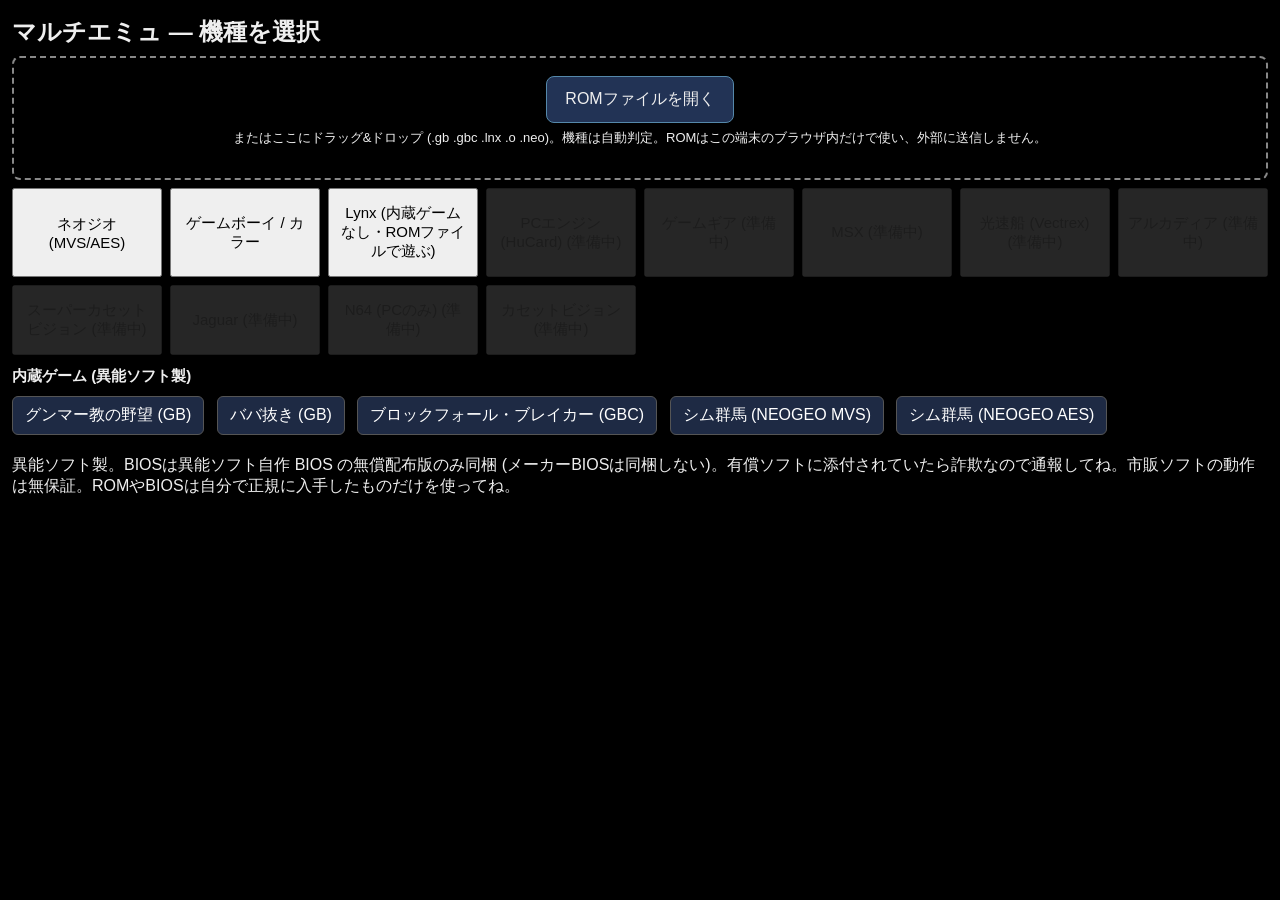
<file: multiemu/index.html>
<!doctype html>
<html lang="ja"><head><meta charset="utf-8">
<meta http-equiv="Content-Security-Policy" content="default-src 'self'; script-src 'self' 'wasm-unsafe-eval'; style-src 'self' 'unsafe-inline'; img-src 'self' blob: data:; media-src 'self' blob:; connect-src 'self' blob: data:; worker-src 'self' blob:; object-src 'none'; base-uri 'none'; form-action 'none'">
<meta name="viewport" content="width=device-width,initial-scale=1,viewport-fit=cover">
<title>異能ソフト マルチエミュ</title>
<link rel="icon" href="data:,"><link rel="stylesheet" href="style.css"><style>#gamelist{margin:12px 0}#gamelist h3{font-size:15px;margin:6px 0}#gamelist a{display:inline-block;margin:4px 8px 4px 0;padding:8px 12px;border:1px solid #555;border-radius:6px;color:#fff;text-decoration:none;background:#1e2a44}</style></head>
<body>
<div id="menu">
  <h2>マルチエミュ — 機種を選択</h2>
  <div id="u-drop" class="drop"><label class="filebtn">ROMファイルを開く<input type="file" id="u-file" multiple accept=".gb,.gbc,.lnx,.o,.lyx,.neo,.zip,.z01,.z02,.z03,.z04,.z05,.z06,.z07,.z08,.z09,.001,.002,.003,.004,.005,.006,.007,.008,.009,application/octet-stream"></label>
    <div>またはここにドラッグ&ドロップ (.gb .gbc .lnx .o .neo)。機種は自動判定。ROMはこの端末のブラウザ内だけで使い、外部に送信しません。</div>
    <div id="u-msg"></div></div>
  <div id="syslist"></div>
  <div id="gamelist"><h3>内蔵ゲーム (異能ソフト製)</h3>
    <a href="?core=gb&amp;rom=gunma">グンマー教の野望 (GB)</a>
    <a href="?core=gb&amp;rom=babanuki">ババ抜き (GB)</a>
    <a href="?core=gb&amp;rom=blockfall">ブロックフォール・ブレイカー (GBC)</a>
    <a href="?core=neogeo&amp;v=mvs">シム群馬 (NEOGEO MVS)</a>
    <a href="?core=neogeo&amp;v=aes">シム群馬 (NEOGEO AES)</a></div>
  <p class="notice">異能ソフト製。BIOSは異能ソフト自作 BIOS の無償配布版のみ同梱 (メーカーBIOSは同梱しない)。有償ソフトに添付されていたら詐欺なので通報してね。市販ソフトの動作は無保証。ROMやBIOSは自分で正規に入手したものだけを使ってね。</p>
</div>
<div id="app" hidden>
  <div id="screen-wrap"><canvas id="screen"></canvas><div id="tap" class="overlay">タップ / キーで開始（音声ON）</div></div>
  <button id="btn-more" aria-label="メニューを開く">≡</button>
  <div id="bar">
    <button id="btn-menu">メニュー</button>
    <select id="variant"></select>
    <button id="btn-reset">RESET</button>
    <label class="filebtn small">ROM<input type="file" id="g-file" multiple accept=".gb,.gbc,.lnx,.o,.lyx,.neo,.zip,.z01,.z02,.z03,.z04,.z05,.z06,.z07,.z08,.z09,.001,.002,.003,.004,.005,.006,.007,.008,.009,application/octet-stream"></label>
    <button id="btn-state">ステート</button>
    <button id="btn-mute">音:ON</button>
    <button id="btn-pad">パッド</button>
    <button id="btn-meta" hidden>ヘッダ</button>
    <button id="btn-lic">ライセンス</button>
    <span class="info"><span id="gamename"></span><span id="fps"></span><span id="audmode"></span></span>
  </div>
  <div id="pad"><div id="dpad">
    <div class="d" data-k="up" style="grid-area:u">▲</div><div class="d" data-k="left" style="grid-area:l">◀</div>
    <div class="d" data-k="right" style="grid-area:r">▶</div><div class="d" data-k="down" style="grid-area:d">▼</div></div>
    <div id="sysbtn"></div><div id="abcd"></div></div>
  <div id="note"></div>
</div>
<div id="meta" class="modal" hidden><div class="modal-in"><div>.neo ヘッダ (このブラウザ内のROMだけ書き換え。セーブはそのまま)</div>
  <label>名前 <input id="m-title" maxlength="32"></label><br><label>年 <input id="m-year" type="number" min="0" max="9999"></label> (0=空欄)<br>
  <label>メーカー <input id="m-maker" maxlength="16"></label><br><span id="m-ngh"></span><br><button id="m-save">保存して再起動</button> <button id="m-close">閉じる</button></div></div>
<div id="st" class="modal" hidden><div class="modal-in st-in"><div class="st-head"><b>ステート</b><button id="st-close">閉じる</button></div><div class="st-sub">このROM専用。この端末のブラウザ内に保存。</div>
  <div id="st-slots"></div>
  <div class="st-file"><button id="st-export">ファイルに書き出す</button><label class="filebtn small">ファイルから読込<input type="file" id="st-file" accept=".mestate,application/octet-stream"></label></div>
  <div id="st-msg"></div><button id="st-thumb-save" hidden>サムネイルを保存</button>
  <div class="st-arch"><b>容量と古いステート</b><div id="st-usage"></div><div id="st-trash-usage" class="st-note"></div><div id="st-warn" class="bad" hidden></div><div id="st-games"></div><label class="st-limit">警告する量 (MB) <input type="number" id="st-limit" min="1" max="100000" step="1" inputmode="numeric"></label><div id="st-old"></div><b class="st-sec">バックアップ (ステート・サムネイル・セーブ)</b><div class="st-file"><button id="bk-game">このゲームを書き出す</button><button id="bk-all">全部を書き出す</button><label class="filebtn small">バックアップから戻す<input type="file" id="bk-file" accept=".mebak,.mearch,application/octet-stream"></label></div>
    <div id="bk-preview" hidden><div id="bk-summary"></div><div id="bk-list"></div><div class="st-file"><button id="bk-apply">取り込む</button><button id="bk-cancel">やめる</button></div></div>
    <b class="st-sec">重なり (-2, -3…) とゴミ箱</b><div id="du-list"></div><div class="st-file"><button id="du-move">選んだものをゴミ箱へ</button></div>
    <div id="du-ask" hidden><div id="du-ask-text"></div><div class="st-file"><button id="du-yes">移す</button><button id="du-no">やめる</button></div></div>
    <div class="st-note">ゴミ箱 (完全に消す機能はありません)</div><div id="du-trash"></div>
    <b class="st-sec">ファイルから保存したサムネイル</b><div id="st-filethumbs"></div>
    <div class="st-file"><button id="st-arch-export">古いステートをまとめて書き出す</button><label class="filebtn small">まとめファイルから読み戻す<input type="file" id="st-arch-file" accept=".mearch,application/octet-stream"></label></div>
    <div class="st-sub">古いステートは自動では消しません (消すボタンもありません)。読み戻しは既にあるものを上書きしません。</div></div></div></div>
<div id="lic" class="modal" hidden><div class="modal-in"><button id="lic-close">閉じる</button><pre id="lic-text"></pre></div></div>
<script src="licenses.js"></script>
<script src="cores/registry.js"></script>
<script src="lnxhdr.js"></script>
<script src="romload.js"></script>
<script src="state.js"></script>
<script src="backup.js"></script>
<script src="frontend.js"></script>
</body></html>
</file>
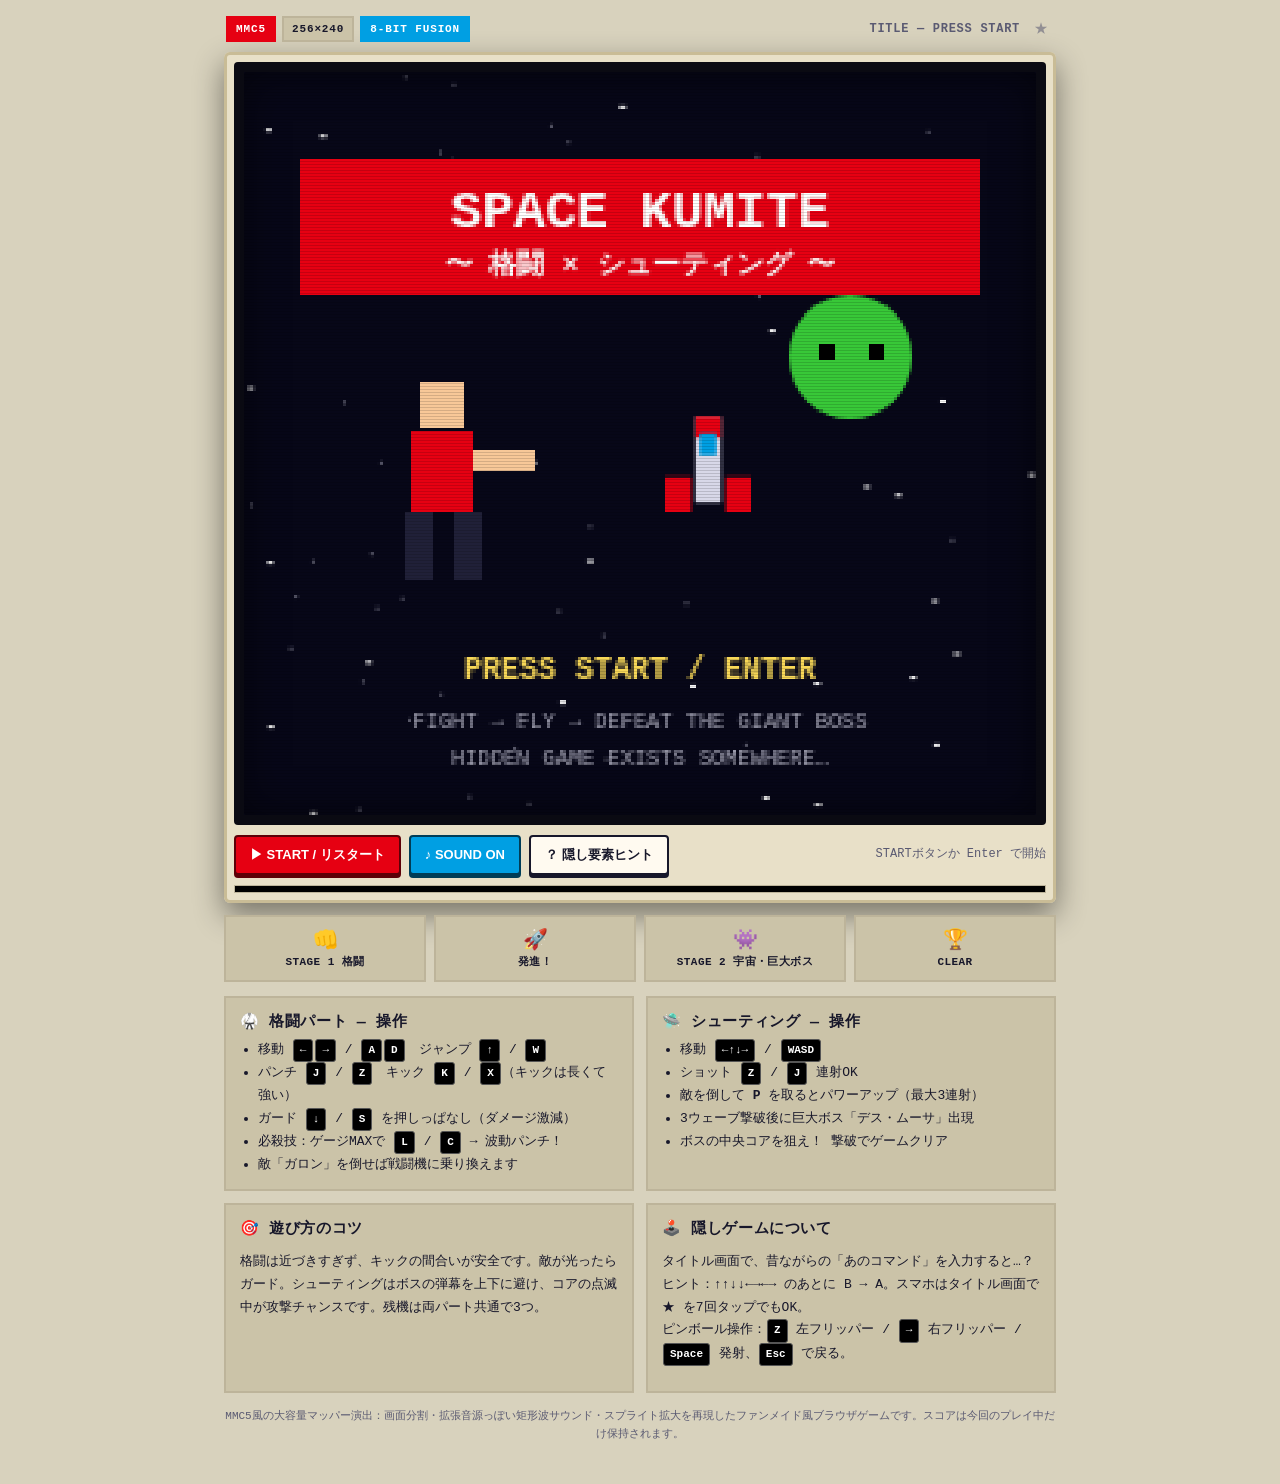
<file: Muse/SPACE KUMITE/index.html>
<!doctype html>
<html lang="ja">
<head>
<meta charset="utf-8">
<meta name="viewport" content="width=device-width,initial-scale=1,viewport-fit=cover">
<meta name="color-scheme" content="light dark">
<link rel="icon" href="data:,">
<title>格闘+シューティング 融合ゲーム</title>
<style>
:root{
  --bg:#12121e; --bg2:#1b1b2f; --panel:#f4ecd8; --panel-text:#17172a; --accent:#e60012; --accent2:#009fe3; --gold:#f8b800; --ink:#e9e9ff; --muted:#a9a9c8; --line:#2e2e4a;
}
@media (prefers-color-scheme:light){
  :root{ --bg:#d8d2bd; --bg2:#cbc3a8; --panel:#fffaf0; --ink:#17172a; --muted:#5a5a72; --line:#bdb49a; }
}
*{box-sizing:border-box}
html,body{margin:0;padding:0}
body{
  background:var(--bg); color:var(--ink);
  font-family:"Hiragino Kaku Gothic ProN","Yu Gothic",Meiryo,monospace,sans-serif;
  min-height:100vh;
}
.wrap{max-width:860px;margin:0 auto;padding:14px 14px 28px}
.topbar{display:flex;justify-content:space-between;align-items:center;gap:10px;margin:2px 2px 10px;flex-wrap:wrap}
.badges{display:flex;gap:6px;flex-wrap:wrap}
.badge{font-size:11px;letter-spacing:.08em;font-weight:800;padding:5px 8px;border:2px solid var(--line);background:var(--bg2)}
.badge.red{background:var(--accent);color:#fff;border-color:var(--accent)}
.badge.blue{background:var(--accent2);color:#fff;border-color:var(--accent2)}
#modeLabel{font-size:12px;font-weight:800;letter-spacing:.06em;color:var(--muted)}
.cart{
  background:#e8e0c8; padding:10px; border-radius:6px; box-shadow:0 12px 30px rgba(0,0,0,.45), inset 0 0 0 3px #c9bc96;
}
@media (prefers-color-scheme:dark){ .cart{background:#22223a; box-shadow:0 12px 30px rgba(0,0,0,.6), inset 0 0 0 3px #3a3a5e} }
.screen-bezel{background:#0a0a12;padding:10px;border-radius:4px;position:relative}
canvas{
  display:block;width:100%;height:auto;aspect-ratio:256/240;background:#000;
  image-rendering:pixelated; image-rendering:crisp-edges;
}
.scan{pointer-events:none;position:absolute;inset:10px;background:repeating-linear-gradient(0deg,transparent 0 2px,rgba(0,0,0,.14) 2px 3px);mix-blend-mode:multiply}
.crt{pointer-events:none;position:absolute;inset:10px;box-shadow:inset 0 0 40px rgba(0,0,0,.55);border-radius:2px}
.under{display:flex;gap:8px;margin-top:10px;flex-wrap:wrap;align-items:center;justify-content:space-between}
.btn{
  appearance:none;border:2px solid #17172a;background:var(--panel);color:var(--panel-text);
  font-weight:900;font-size:13px;padding:9px 14px;cursor:pointer;border-radius:4px;box-shadow:0 3px 0 #17172a;
}
.btn:active{transform:translateY(2px);box-shadow:0 1px 0 #17172a}
.btn.primary{background:var(--accent);color:#fff;border-color:#5c0007;box-shadow:0 3px 0 #5c0007}
.btn.blueb{background:var(--accent2);color:#fff;border-color:#003d57;box-shadow:0 3px 0 #003d57}
.hint{font-size:12px;color:var(--muted);line-height:1.6}
.grid{display:grid;grid-template-columns:1fr 1fr;gap:12px;margin-top:14px}
@media(max-width:640px){.grid{grid-template-columns:1fr}}
.card{background:var(--bg2);border:2px solid var(--line);padding:14px 14px 12px}
.card h2{margin:0 0 8px;font-size:15px;letter-spacing:.04em}
.card p,.card li{font-size:13px;line-height:1.75;color:var(--ink)}
.card ul{margin:6px 0 0 18px;padding:0}
.kbd{display:inline-block;background:#000;color:#fff;border:1px solid #555;padding:1px 6px;font-size:11px;font-weight:800;border-radius:3px;margin:0 1px}
.story{display:flex;gap:8px;margin-top:12px}
.step{flex:1;text-align:center;padding:10px 6px;border:2px solid var(--line);background:var(--bg2)}
.step b{display:block;font-size:20px}
.step span{font-size:11px;font-weight:800;letter-spacing:.04em}
.step.active{border-color:var(--gold);background:#2a2410;color:#ffe98a}
@media (prefers-color-scheme:light){.step.active{background:#fff3b0;color:#5a4300}}
.touch{display:none;gap:8px;margin-top:12px;justify-content:space-between}
@media (pointer:coarse){.touch{display:flex}}
.tgroup{display:flex;gap:6px}
.tbtn{width:56px;height:56px;border-radius:50%;border:2px solid #000;background:#2a2a44;color:#fff;font-size:18px;font-weight:900}
.tbtn.ab{background:var(--accent)} .tbtn.bb{background:#222} 
.tbtn:active{filter:brightness(1.4)}
.progress{height:8px;background:#000;border:1px solid var(--line);margin-top:10px;overflow:hidden}
.progress i{display:block;height:100%;background:var(--gold);width:0%;transition:width .4s}
.foot{margin-top:14px;font-size:11px;color:var(--muted);text-align:center;line-height:1.7}
.secret{opacity:.55;cursor:pointer;border:none;background:none;color:var(--muted);font-size:14px}
</style>
</head>
<body>
<div class="wrap">
  <div class="topbar">
    <div class="badges"><span class="badge red">MMC5</span><span class="badge">256×240</span><span class="badge blue">8-BIT FUSION</span></div>
    <div style="display:flex;align-items:center;gap:8px"><span id="modeLabel">TITLE — PRESS START</span><button class="secret" id="secretStar" title="？">★</button></div>
  </div>

  <div class="cart">
    <div class="screen-bezel">
      <canvas id="game" width="256" height="240"></canvas>
      <div class="scan"></div><div class="crt"></div>
    </div>
    <div class="under">
      <div style="display:flex;gap:8px;flex-wrap:wrap">
        <button class="btn primary" id="startBtn">▶ START / リスタート</button>
        <button class="btn blueb" id="soundBtn">♪ SOUND ON</button>
        <button class="btn" id="pinHintBtn">？ 隠し要素ヒント</button>
      </div>
      <div class="hint" id="hintText">キーボードでもタッチでも遊べます</div>
    </div>
    <div class="progress"><i id="progBar"></i></div>
  </div>

  <div class="touch">
    <div class="tgroup">
      <button class="tbtn" data-k="left">◀</button>
      <button class="tbtn" data-k="right">▶</button>
      <button class="tbtn" data-k="up">▲</button>
      <button class="tbtn" data-k="down">▼</button>
    </div>
    <div class="tgroup">
      <button class="tbtn bb" data-k="b">B</button>
      <button class="tbtn ab" data-k="a">A</button>
    </div>
  </div>

  <div class="story">
    <div class="step" id="step1"><b>👊</b><span>STAGE 1 格闘</span></div>
    <div class="step" id="step2"><b>🚀</b><span>発進！</span></div>
    <div class="step" id="step3"><b>👾</b><span>STAGE 2 宇宙・巨大ボス</span></div>
    <div class="step" id="step4"><b>🏆</b><span>CLEAR</span></div>
  </div>

  <div class="grid">
    <section class="card">
      <h2>🥋 格闘パート — 操作</h2>
      <ul>
        <li>移動 <span class="kbd">←</span><span class="kbd">→</span> / <span class="kbd">A</span><span class="kbd">D</span>　ジャンプ <span class="kbd">↑</span> / <span class="kbd">W</span></li>
        <li>パンチ <span class="kbd">J</span> / <span class="kbd">Z</span>　キック <span class="kbd">K</span> / <span class="kbd">X</span>（キックは長くて強い）</li>
        <li>ガード <span class="kbd">↓</span> / <span class="kbd">S</span> を押しっぱなし（ダメージ激減）</li>
        <li>必殺技：ゲージMAXで <span class="kbd">L</span> / <span class="kbd">C</span> → 波動パンチ！</li>
        <li>敵「ガロン」を倒せば戦闘機に乗り換えます</li>
      </ul>
    </section>
    <section class="card">
      <h2>🛸 シューティング — 操作</h2>
      <ul>
        <li>移動 <span class="kbd">←↑↓→</span> / <span class="kbd">WASD</span></li>
        <li>ショット <span class="kbd">Z</span> / <span class="kbd">J</span> 連射OK</li>
        <li>敵を倒して <b>P</b> を取るとパワーアップ（最大3連射）</li>
        <li>3ウェーブ撃破後に巨大ボス「デス・ムーサ」出現</li>
        <li>ボスの中央コアを狙え！ 撃破でゲームクリア</li>
      </ul>
    </section>
    <section class="card">
      <h2>🎯 遊び方のコツ</h2>
      <p>格闘は近づきすぎず、キックの間合いが安全です。敵が光ったらガード。シューティングはボスの弾幕を上下に避け、コアの点滅中が攻撃チャンスです。残機は両パート共通で3つ。</p>
    </section>
    <section class="card">
      <h2>🕹️ 隠しゲームについて</h2>
      <p id="pinHint">タイトル画面で、昔ながらの「あのコマンド」を入力すると…？ ヒント：↑↑↓↓←→←→ のあとに B → A。スマホはタイトル画面で ★ を7回タップでもOK。<br>ピンボール操作：<span class="kbd">Z</span> 左フリッパー / <span class="kbd">→</span> 右フリッパー / <span class="kbd">Space</span> 発射、<span class="kbd">Esc</span> で戻る。</p>
    </section>
  </div>

  <p class="foot">MMC5風の大容量マッパー演出：画面分割・拡張音源っぽい矩形波サウンド・スプライト拡大を再現したファンメイド風ブラウザゲームです。スコアは今回のプレイ中だけ保持されます。</p>
</div>

<script>
(function(){
"use strict";
var cvs=document.getElementById('game'), ctx=cvs.getContext('2d');
ctx.imageSmoothingEnabled=false;
var W=256,H=240;
var modeLabel=document.getElementById('modeLabel');
var progBar=document.getElementById('progBar');
var hintText=document.getElementById('hintText');

var soundOn=true, AC=null;
function ac(){ if(!AC){ try{AC=new (window.AudioContext||window.webkitAudioContext)()}catch(e){} } if(AC&&AC.state==='suspended')AC.resume(); return AC; }
function beep(f,d,type,v,slide){
  if(!soundOn) return; var a=ac(); if(!a)return;
  var o=a.createOscillator(), g=a.createGain(); o.type=type||'square'; o.frequency.setValueAtTime(f,a.currentTime);
  if(slide) o.frequency.exponentialRampToValueAtTime(Math.max(30,slide),a.currentTime+d);
  g.gain.setValueAtTime(v||0.06,a.currentTime); g.gain.exponentialRampToValueAtTime(0.001,a.currentTime+d);
  o.connect(g); g.connect(a.destination); o.start(); o.stop(a.currentTime+d);
}
function sfx(name){
  if(name==='punch')beep(180,0.08,'square',0.07,60);
  if(name==='kick')beep(140,0.1,'square',0.08,50);
  if(name==='hit')beep(300,0.06,'square',0.05,90);
  if(name==='jump')beep(300,0.15,'square',0.05,700);
  if(name==='shot')beep(900,0.07,'square',0.04,300);
  if(name==='boom'){beep(120,0.3,'sawtooth',0.09,30); beep(60,0.35,'square',0.07,25);}
  if(name==='power') {beep(523,0.09,'square',0.06); setTimeout(function(){beep(784,0.12,'square',0.06)},90);}
  if(name==='win'){[523,659,784,1046].forEach(function(f,i){setTimeout(function(){beep(f,0.18,'square',0.07)},i*130)});}
  if(name==='flip')beep(500,0.05,'square',0.05,900);
  if(name==='bump')beep(1200,0.06,'square',0.06,700);
  if(name==='launch')beep(200,0.4,'sawtooth',0.06,900);
}

// input
var keys={};
var vkeys={left:false,right:false,up:false,down:false,a:false,b:false};
window.addEventListener('keydown',function(e){
  keys[e.key.toLowerCase()]=true; keys[e.code]=true;
  if(['ArrowUp','ArrowDown','ArrowLeft','ArrowRight','Space'].indexOf(e.code)>=0)e.preventDefault();
  konamiPush(e.code);
  if(e.code==='Enter' && (mode==='TITLE'||mode==='GAMEOVER'||mode==='CLEAR')) startGame();
  if(e.code==='Escape' && mode==='PINBALL'){ mode='TITLE'; setModeUI(); }
  ac();
});
window.addEventListener('keyup',function(e){ keys[e.key.toLowerCase()]=true; keys[e.key.toLowerCase()]=false; keys[e.code]=false; });
function down(k){ return !!keys[k]; }
function input(){
  return {
    left: down('arrowleft')||down('a')||vkeys.left,
    right: down('arrowright')||down('d')||vkeys.right,
    up: down('arrowup')||down('w')||vkeys.up,
    down: down('arrowdown')||down('s')||vkeys.down,
    a: down('z')||down('j')||vkeys.a,      // punch / shot / left flipper context
    b: down('x')||down('k')||vkeys.b,      // kick
    special: down('l')||down('c'),
    space: down('Space')
  };
}
document.querySelectorAll('.tbtn').forEach(function(btn){
  var k=btn.getAttribute('data-k');
  function on(e){e.preventDefault(); vkeys[k]=true; ac(); if(mode==='TITLE') konamiTouch(k); }
  function off(e){e.preventDefault(); vkeys[k]=false;}
  btn.addEventListener('touchstart',on,{passive:false}); btn.addEventListener('touchend',off,{passive:false});
  btn.addEventListener('mousedown',on); btn.addEventListener('mouseup',off); btn.addEventListener('mouseleave',off);
});

// Konami code -> pinball
var konamiSeq=['ArrowUp','ArrowUp','ArrowDown','ArrowDown','ArrowLeft','ArrowRight','ArrowLeft','ArrowRight','KeyB','KeyA'];
var konamiIdx=0;
function konamiPush(code){
  if(mode==='PINBALL') return;
  if(code===konamiSeq[konamiIdx]){ konamiIdx++; if(konamiIdx>=konamiSeq.length){ konamiIdx=0; enterPinball(); } }
  else konamiIdx = (code===konamiSeq[0])?1:0;
}
var starTaps=0, starTimer=null;
document.getElementById('secretStar').addEventListener('click',function(){
  starTaps++; clearTimeout(starTimer); starTimer=setTimeout(function(){starTaps=0},2500);
  beep(600+starTaps*60,0.08,'square',0.05);
  if(starTaps>=7){ starTaps=0; enterPinball(); }
});
function konamiTouch(k){ /* mobile alternative is star taps */ }

// global state
var mode='TITLE'; // TITLE FIGHT LAUNCH SHOOT BOSS CLEAR GAMEOVER PINBALL
var score=0, lives=3, frame=0, shake=0;
var stars=[]; for(var i=0;i<70;i++)stars.push({x:Math.random()*W,y:Math.random()*H,s:Math.random()*2+0.3});

function setModeUI(){
  var map={TITLE:'TITLE — PRESS START',FIGHT:'STAGE 1 — 格闘：ガロンを倒せ！',LAUNCH:'発進シーケンス…',SHOOT:'STAGE 2 — 宇宙シューティング',BOSS:'WARNING — 巨大ボス接近！',CLEAR:'ALL CLEAR!!',GAMEOVER:'GAME OVER',PINBALL:'隠しゲーム — PINBALL'};
  modeLabel.textContent=map[mode]||mode;
  var prog={TITLE:0,FIGHT:18,LAUNCH:42,SHOOT:62,BOSS:84,CLEAR:100,GAMEOVER:0,PINBALL:0}[mode]||0;
  progBar.style.width=prog+'%';
  ['step1','step2','step3','step4'].forEach(function(id){document.getElementById(id).classList.remove('active')});
  if(mode==='FIGHT')document.getElementById('step1').classList.add('active');
  if(mode==='LAUNCH')document.getElementById('step2').classList.add('active');
  if(mode==='SHOOT'||mode==='BOSS')document.getElementById('step3').classList.add('active');
  if(mode==='CLEAR')document.getElementById('step4').classList.add('active');
  hintText.textContent = mode==='PINBALL' ? 'Z：左フリッパー / →・M：右フリッパー / Space：発射 / Esc：タイトルへ' :
    mode==='SHOOT'||mode==='BOSS' ? 'Z / J：ショット（押しっぱなし連射）' :
    mode==='FIGHT' ? 'J：パンチ　K：キック　↓：ガード　L：必殺技（ゲージMAX）' : 'STARTボタンか Enter で開始';
}

// ---------- FIGHT ----------
var P,E, projectiles=[];
function newFighter(x,isEnemy){
  return {x:x,y:184,vy:0,hp:100,maxhp:100,face:isEnemy?-1:1,state:'idle',t:0,atkCd:0,hitstun:0,guard:false,energy:isEnemy?0:0,walk:0,crouch:false};
}
function initFight(){ P=newFighter(52,false); E=newFighter(186,true); E.maxhp=120; E.hp=120; projectiles=[]; }
function fighterRect(f){ return {x:f.x-9,y:f.y-46,w:18,h:46}; }
function tryAttack(f,foe,type){
  if(f.t>0||f.hitstun>0) return;
  f.state=type; f.t= type==='punch'?14:20; f.atkCd=f.t;
  var range= type==='punch'?30:40, dmg= type==='punch'?7:11;
  if(type==='special'){ if(f.energy>=100){ f.energy=0; projectiles.push({x:f.x+f.face*12,y:f.y-28,vx:f.face*3.2,owner:f}); sfx('launch'); } return; }
  sfx(type);
  var dist=(foe.x-f.x)*f.face;
  if(dist>0 && dist<range+12 && Math.abs(foe.y-f.y)<30){
    setTimeout(function(){},0);
    var blocked = foe.guard && foe.hitstun<=0;
    var d = blocked? Math.ceil(dmg*0.15): dmg;
    foe.hp-=d; foe.hitstun= blocked?4:10; foe.x+= f.face*(blocked?2:5);
    if(!blocked){ f.energy=Math.min(100,f.energy+18); shake=3; sfx('hit'); sparks.push({x:foe.x-f.face*8,y:foe.y-30,t:10,col:'#f8b800'}); }
    else sparks.push({x:foe.x-f.face*10,y:foe.y-30,t:8,col:'#9adcff'});
  }
}
var sparks=[];
function updateFight(){
  var inp=input();
  // player
  if(P.hitstun>0)P.hitstun--; else {
    P.guard = inp.down;
    if(!P.guard){
      if(inp.left){P.x-=1.7;P.face=-1;P.walk++;}
      if(inp.right){P.x+=1.7;P.face=1;P.walk++;}
      if(inp.up && P.y>=184){P.vy=-7.2; sfx('jump');}
      if(down('j')||down('z')) tryAttack(P,E,'punch');
      if(down('k')||down('x')) tryAttack(P,E,'kick');
      if(inp.special) tryAttack(P,E,'special');
    }
  }
  // physics both
  [P,E].forEach(function(f){
    f.vy+=0.45; f.y+=f.vy; if(f.y>184){f.y=184;f.vy=0;}
    if(f.t>0)f.t--; else if(f.hitstun<=0) f.state='idle';
    f.x=Math.max(14,Math.min(242,f.x));
  });
  // projectiles
  projectiles=projectiles.filter(function(pr){
    pr.x+=pr.vx; var foe = pr.owner===P?E:P;
    if(Math.abs(pr.x-foe.x)<12 && Math.abs(pr.y-(foe.y-28))<20){ foe.hp-=14; foe.hitstun=12; shake=4; sparks.push({x:foe.x,y:foe.y-28,t:12,col:'#ff6ad5'}); sfx('hit'); return false; }
    return pr.x>-10&&pr.x<266;
  });
  // enemy AI
  if(E.hitstun>0)E.hitstun--; else if(E.t<=0){
    var dx=P.x-E.x, adx=Math.abs(dx);
    E.face = dx>0?1:-1;
    E.guard=false;
    var r=Math.random();
    if(adx>44){ E.x+= Math.sign(dx)*1.15; E.walk++; if(r<0.008 && E.y>=184)E.vy=-6.5; }
    else if(adx<22){ E.x-= Math.sign(dx)*0.9; if(r<0.03) tryAttack(E,P, r<0.5?'punch':'kick'); }
    else { if(r<0.045) tryAttack(E,P, r<0.022?'kick':'punch'); else if(r<0.055) E.guard=true; else if(r<0.06){E.x+=Math.sign(dx)*1.2;E.walk++;} }
    // enemy special occasionally
    if(E.hp<50 && Math.random()<0.004){ projectiles.push({x:E.x+E.face*12,y:E.y-28,vx:E.face*2.8,owner:E}); }
  }
  sparks=sparks.filter(function(s){s.t--;return s.t>0});
  if(shake>0)shake--;
  if(E.hp<=0){ E.hp=0; score+=1000; sfx('win'); mode='LAUNCH'; launchT=0; setModeUI(); }
  if(P.hp<=0){ P.hp=0; lives--; if(lives<0){ mode='GAMEOVER'; } else { initFight(); } setModeUI(); }
}
function drawFighter(f,col,skin){
  var x=Math.round(f.x), y=Math.round(f.y);
  var legSwing = (f.state==='idle'&&f.walk%20<10)?1:-1; if(f.t>0)legSwing=0;
  ctx.fillStyle='rgba(0,0,0,0.25)'; ctx.fillRect(x-11,y+2,22,3);
  // legs
  ctx.fillStyle='#202038';
  if(f.state==='kick'&&f.t>6){ ctx.fillRect(x-3,y-14,6,14); ctx.fillRect(x+(f.face>0?2:-14),y-18,14,5); }
  else { ctx.fillRect(x-7,y-16,5,16); ctx.fillRect(x+2,y-16,5,16); }
  // torso
  ctx.fillStyle=col; ctx.fillRect(x-7,y-36,14,21);
  ctx.fillStyle='#fff'; ctx.fillRect(x-7,y-36,14,3);
  // head
  ctx.fillStyle=skin; ctx.fillRect(x-5,y-47,10,11);
  ctx.fillStyle='#17172a'; ctx.fillRect(x-5,y-47,10,3); if(f.face<0)ctx.fillRect(x-5,y-44,2,4); else ctx.fillRect(x+3,y-44,2,4);
  // arms
  ctx.fillStyle=skin;
  if(f.state==='punch'&&f.t>4){ ctx.fillRect(x+(f.face>0?6:-20),y-32,15,5); }
  else if(f.guard){ ctx.fillRect(x+(f.face>0?5:-9),y-34,5,14); ctx.fillStyle='#9adcff'; ctx.fillRect(x+(f.face>0?10:-13),y-36,3,18); }
  else { ctx.fillRect(x-11,y-34,4,13); ctx.fillRect(x+7,y-34,4,13); }
  if(f.hitstun>0){ ctx.fillStyle='#fff'; ctx.fillRect(x-8,y-50,3,3); ctx.fillRect(x+6,y-52,3,3); }
}
function drawFight(){
  // sunset city bg
  var g=ctx.createLinearGradient(0,0,0,H); g.addColorStop(0,'#2b1055'); g.addColorStop(0.55,'#7597de'); g.addColorStop(0.56,'#f8a858'); g.addColorStop(1,'#5a2a1a');
  ctx.fillStyle=g; ctx.fillRect(0,0,W,H);
  ctx.fillStyle='#f8d858'; ctx.fillRect(196,26,22,22);
  ctx.fillStyle='#1a1a3a'; [8,44,86,150,214].forEach(function(bx,i){var bh=40+((i*29)%40); ctx.fillRect(bx,150-bh,30,bh+34);});
  ctx.fillStyle='#f8e98a'; for(var i=0;i<18;i++)ctx.fillRect(12+((i*47)%230),96+((i*31)%44),2,2);
  // dojo floor
  ctx.fillStyle='#8a4a22'; ctx.fillRect(0,184,W,56);
  ctx.fillStyle='#a85f2e'; for(var y=190;y<240;y+=10)ctx.fillRect(0,y,W,2);
  ctx.fillStyle='#f4ecd8'; ctx.fillRect(0,182,W,3);
  drawFighter(P,'#e60012','#f8c898'); drawFighter(E,'#2233aa','#c89878');
  projectiles.forEach(function(pr){ ctx.fillStyle='#ff6ad5'; ctx.fillRect(pr.x-6,pr.y-4,12,8); ctx.fillStyle='#fff'; ctx.fillRect(pr.x-3,pr.y-2,6,4); });
  sparks.forEach(function(s){ ctx.fillStyle=s.col; ctx.fillRect(s.x-1,s.y-8,2,16); ctx.fillRect(s.x-8,s.y-1,16,2); });
  // HUD
  hudBar(8,8,104,P.hp/P.maxhp,'#e60012','PLAYER');
  hudBar(144,8,104,E.hp/E.maxhp,'#3355ff','GARO N');
  ctx.fillStyle='#f8b800'; ctx.fillRect(8,24, P.energy,3); ctx.fillStyle='#fff'; ctx.font='7px monospace'; ctx.fillText('SPECIAL',8,32);
  if(P.energy>=100){ctx.fillStyle=(frame%30<15)?'#ff6ad5':'#fff'; ctx.fillText('L: HADO-PUNCH!',52,32);}
  hudCommon();
}
function hudBar(x,y,w,ratio,col,name){
  ctx.fillStyle='#000'; ctx.fillRect(x-1,y-1,w+2,9);
  ctx.fillStyle='#3a0000'; ctx.fillRect(x,y,w,7);
  ctx.fillStyle=col; ctx.fillRect(x,y,Math.max(0,w*ratio),7);
  ctx.fillStyle='#fff'; ctx.font='bold 7px monospace'; ctx.fillText(name,x,y+16);
}
function hudCommon(){
  ctx.fillStyle='#fff'; ctx.font='bold 8px monospace';
  ctx.fillText('SCORE '+score,8,232);
  ctx.fillText('LIVES '+Math.max(0,lives),204,232);
}

// ---------- LAUNCH ----------
var launchT=0;
function updateLaunch(){ launchT++; if(launchT===40)sfx('launch'); if(launchT>260){ mode='SHOOT'; initShoot(); setModeUI(); } }
function drawLaunch(){
  ctx.fillStyle='#070718'; ctx.fillRect(0,0,W,H);
  stars.forEach(function(s){ ctx.fillStyle='#fff'; ctx.fillRect(s.x,(s.y+launchT*0.4)%H,1,1); });
  var t=launchT/260;
  var shipY=190 - t*t*170, shipX=128 + Math.sin(launchT*0.05)*4;
  // ground / runway shrinking
  if(t<0.5){ ctx.fillStyle='#33334f'; ctx.fillRect(0,196,W,44); ctx.fillStyle='#f8b800'; for(var i=0;i<8;i++)ctx.fillRect(i*32+((launchT*2)%32)-32,214,16,3); }
  // exhaust
  ctx.fillStyle='#f87800'; ctx.fillRect(shipX-3,shipY+16,6,10+Math.random()*14);
  ctx.fillStyle='#f8d858'; ctx.fillRect(shipX-2,shipY+16,4,6+Math.random()*8);
  drawShip(shipX,shipY,1.2);
  ctx.fillStyle='#fff'; ctx.font='bold 10px monospace'; ctx.textAlign='center';
  if(launchT<110)ctx.fillText('WINNER!  1000 PTS',128,40);
  else if(launchT<200)ctx.fillText('戦闘機へ乗り換え… 発進！',128,40);
  else ctx.fillText('宇宙空間へ突入！',128,40);
  ctx.textAlign='left';
  hudCommon();
}
function drawShip(x,y,s){
  s=s||1; ctx.save(); ctx.translate(x,y); ctx.scale(s,s);
  ctx.fillStyle='#d8d8e8'; ctx.fillRect(-3,-12,6,20);
  ctx.fillStyle='#e60012'; ctx.fillRect(-3,-12,6,5); ctx.fillRect(-10,2,6,8); ctx.fillRect(4,2,6,8);
  ctx.fillStyle='#009fe3'; ctx.fillRect(-2,-8,4,5);
  ctx.restore();
}

// ---------- SHOOT / BOSS ----------
var ship, bullets, ebullets, enemies, parts, wave, shootT, boss, power;
function initShoot(){
  ship={x:128,y:200,hp:60,maxhp:60,inv:0}; bullets=[]; ebullets=[]; enemies=[]; parts=[]; wave=0; shootT=0; boss=null; power=1;
  spawnWave();
}
function spawnWave(){
  wave++;
  var n=4+wave*2;
  for(var i=0;i<n;i++) enemies.push({x:20+ (i*37)%210, y:-20-Math.floor(i/5)*26, hp:2, t:i*13, type:(i%5===4)?1:0});
}
function updateShoot(){
  var inp=input(); shootT++;
  var sp=2.3;
  if(inp.left)ship.x-=sp; if(inp.right)ship.x+=sp; if(inp.up)ship.y-=sp; if(inp.down)ship.y+=sp;
  ship.x=Math.max(12,Math.min(244,ship.x)); ship.y=Math.max(110,Math.min(228,ship.y));
  if(ship.inv>0)ship.inv--;
  if(inp.a||inp.b){
    if(shootT%7===0){
      sfx('shot');
      bullets.push({x:ship.x,y:ship.y-14});
      if(power>=2){ bullets.push({x:ship.x-8,y:ship.y-8}); bullets.push({x:ship.x+8,y:ship.y-8}); }
      if(power>=3){ bullets.push({x:ship.x-12,y:ship.y-4,vx:-0.7}); bullets.push({x:ship.x+12,y:ship.y-4,vx:0.7}); }
    }
  }
  bullets=bullets.filter(function(b){ b.y-=5.2; b.x+=(b.vx||0); return b.y>-10; });
  // enemies
  enemies.forEach(function(en){
    en.t++; en.y+=0.65; en.x+=Math.sin(en.t*0.05)*0.7;
    if(en.y>30 && en.t%110===0 && Math.random()<0.6) ebullets.push({x:en.x,y:en.y+8,vx:(ship.x-en.x)*0.006,vy:1.9});
  });
  enemies=enemies.filter(function(en){ return en.y<250 && en.hp>0; });
  if(!boss && enemies.length===0){
    if(wave>=3){ boss={x:128,y:52,hp:260,maxhp:260,t:0,dir:1}; mode='BOSS'; setModeUI(); sfx('boom'); }
    else spawnWave();
  }
  // boss logic
  if(boss){
    boss.t++; boss.x+=boss.dir*0.7; if(boss.x<64||boss.x>192)boss.dir*=-1;
    boss.y=52+Math.sin(boss.t*0.02)*8;
    if(boss.t%46===0){ for(var a=-1;a<=1;a++) ebullets.push({x:boss.x+a*28,y:boss.y+26,vx:a*0.55,vy:1.8}); }
    if(boss.t%150===0){ for(var i=0;i<7;i++) ebullets.push({x:boss.x,y:boss.y+20,vx:Math.cos(i)*1.1,vy:1.4+Math.sin(i)*0.4}); }
    if(Math.random()<0.012) enemies.push({x:boss.x+(Math.random()<0.5?-50:50),y:boss.y+20,hp:2,t:0,type:0});
  }
  ebullets=ebullets.filter(function(b){ b.x+=b.vx; b.y+=b.vy; return b.y<248&&b.x>-8&&b.x<264; });
  // collisions bullets vs enemies/boss
  bullets=bullets.filter(function(b){
    var hit=false;
    enemies.forEach(function(en){ if(Math.abs(b.x-en.x)<11&&Math.abs(b.y-en.y)<10){ en.hp--; hit=true; sparks.push({x:b.x,y:b.y,t:5,col:'#f8d858'}); } });
    if(boss && Math.abs(b.x-boss.x)<58 && Math.abs(b.y-boss.y)<30){
      var core = Math.abs(b.x-boss.x)<16 && b.y>boss.y+2;
      boss.hp-= core?2:1; hit=true; sparks.push({x:b.x,y:b.y,t:5,col: core?'#ff6ad5':'#aaa'});
      if(core&&boss.hp%40===0)sfx('hit');
    }
    return !hit;
  });
  enemies=enemies.filter(function(en){
    if(en.hp<=0){ score+=100; parts.push({x:en.x,y:en.y,t:16,col:'#f87800'}); sfx('boom');
      if(Math.random()<0.18) parts.push({x:en.x,y:en.y,t:999,pow:true,vy:0.8});
      return false; } return true;
  });
  // enemy/bullet vs ship
  if(ship.inv<=0){
    var hurt=false;
    ebullets.forEach(function(b){ if(Math.abs(b.x-ship.x)<8&&Math.abs(b.y-ship.y)<9){hurt=true;b.y=999;} });
    enemies.forEach(function(en){ if(Math.abs(en.x-ship.x)<13&&Math.abs(en.y-ship.y)<13){hurt=true;en.hp=0;} });
    if(boss && Math.abs(ship.x-boss.x)<52 && Math.abs(ship.y-boss.y)<28) hurt=true;
    if(hurt){ ship.hp-=12; ship.inv=70; shake=5; sfx('boom'); }
  }
  parts=parts.filter(function(p){ if(p.pow){ p.y+=p.vy; if(Math.abs(p.x-ship.x)<12&&Math.abs(p.y-ship.y)<12){ power=Math.min(3,power+1); score+=50; sfx('power'); return false;} return p.y<248; } p.t--; return p.t>0; });
  sparks=sparks.filter(function(s){s.t--;return s.t>0});
  if(shake>0)shake--;
  if(boss && boss.hp<=0){ score+=5000; sfx('win'); mode='CLEAR'; setModeUI(); }
  if(ship.hp<=0){ lives--; if(lives<0){mode='GAMEOVER';} else { ship.hp=ship.maxhp; ship.inv=120; power=Math.max(1,power-1);} setModeUI(); }
}
function drawShoot(){
  ctx.fillStyle='#04040e'; ctx.fillRect(0,0,W,H);
  stars.forEach(function(s){ var y=(s.y+frame*s.s)%H; ctx.fillStyle= s.s>1.4?'#fff':'#778'; ctx.fillRect(s.x,y, s.s>1.4?2:1, s.s>1.4?2:1); });
  // planet
  ctx.fillStyle='#123a6e'; ctx.beginPath(); ctx.arc(222,34,20,0,7); ctx.fill();
  ctx.fillStyle='#1c5a9e'; ctx.beginPath(); ctx.arc(216,28,15,0,7); ctx.fill();
  parts.forEach(function(p){ if(p.pow){ ctx.fillStyle='#e60012'; ctx.fillRect(p.x-6,p.y-6,12,12); ctx.fillStyle='#fff'; ctx.font='bold 9px monospace'; ctx.fillText('P',p.x-3,p.y+3);} else { ctx.fillStyle=p.col; ctx.fillRect(p.x-6,p.y-2,12,4); ctx.fillRect(p.x-2,p.y-6,4,12);} });
  enemies.forEach(function(en){
    ctx.fillStyle= en.type? '#a040ff':'#38c838'; ctx.fillRect(en.x-8,en.y-5,16,10);
    ctx.fillStyle='#e60012'; ctx.fillRect(en.x-2,en.y-2,4,4);
    ctx.fillStyle='#fff'; ctx.fillRect(en.x-8,en.y-7,5,3); ctx.fillRect(en.x+3,en.y-7,5,3);
  });
  bullets.forEach(function(b){ ctx.fillStyle='#f8d858'; ctx.fillRect(b.x-1,b.y-5,2,7); });
  ebullets.forEach(function(b){ ctx.fillStyle='#ff4a6a'; ctx.beginPath(); ctx.arc(b.x,b.y,3,0,7); ctx.fill(); });
  sparks.forEach(function(s){ ctx.fillStyle=s.col; ctx.fillRect(s.x-4,s.y-1,8,2); ctx.fillRect(s.x-1,s.y-4,2,8); });
  if(boss) drawBoss();
  if(!(ship.inv>0 && frame%6<3)) drawShip(ship.x,ship.y,1);
  // engine flame
  ctx.fillStyle='#f87800'; ctx.fillRect(ship.x-2,ship.y+9,4,4+Math.random()*5);
  // HUD
  hudBar(8,8,90,ship.hp/ship.maxhp,'#38c838','FIGHTER');
  ctx.fillStyle='#fff'; ctx.font='bold 7px monospace'; ctx.fillText('WAVE '+Math.min(3,wave)+'  POW '+power,8,32);
  if(boss){
    ctx.fillStyle='#000'; ctx.fillRect(57,216,142,9); ctx.fillStyle='#3a0000'; ctx.fillRect(58,217,140,7);
    ctx.fillStyle='#ff2038'; ctx.fillRect(58,217,140*Math.max(0,boss.hp/boss.maxhp),7);
    ctx.fillStyle='#fff'; ctx.font='bold 7px monospace'; ctx.fillText('DEATH MOOSA',104,214);
  }
  hudCommon();
}
function drawBoss(){
  var x=boss.x,y=boss.y;
  ctx.fillStyle='#2a2a4a'; ctx.fillRect(x-58,y-16,116,34);
  ctx.fillStyle='#45456e'; ctx.fillRect(x-58,y-16,116,6); ctx.fillRect(x-44,y+18,88,8);
  ctx.fillStyle='#e60012'; ctx.fillRect(x-58,y-4,14,8); ctx.fillRect(x+44,y-4,14,8);
  // turrets
  ctx.fillStyle='#8888aa'; ctx.fillRect(x-34,y+16,10,10); ctx.fillRect(x+24,y+16,10,10);
  // core
  var pulse = 6+Math.sin(frame*0.2)*2;
  ctx.fillStyle=(frame%40<20)?'#ff2038':'#f8b800'; ctx.beginPath(); ctx.arc(x,y+6,pulse+3,0,7); ctx.fill();
  ctx.fillStyle='#fff'; ctx.beginPath(); ctx.arc(x,y+6,3,0,7); ctx.fill();
  ctx.fillStyle='#9adcff'; ctx.fillRect(x-50,y-10,8,5); ctx.fillRect(x+42,y-10,8,5);
  ctx.fillStyle='#fff'; ctx.font='bold 7px monospace'; ctx.textAlign='center'; ctx.fillText('▼ CORE ▼',x,y-22); ctx.textAlign='left';
}

// ---------- PINBALL ----------
var pin=null;
function enterPinball(){
  mode='PINBALL'; setModeUI(); sfx('win');
  pin={bx:236,by:110,bvx:0,bvy:0,launched:false,score:0,balls:3,lf:false,rf:false,lt:0,rt:0,over:false,
    bumpers:[{x:70,y:62,r:13,pts:100},{x:128,y:48,r:13,pts:150},{x:186,y:62,r:13,pts:100},{x:100,y:104,r:11,pts:200},{x:156,y:104,r:11,pts:200}]};
}
function pinResetBall(){ pin.bx=236; pin.by=110; pin.bvx=0; pin.bvy=0; pin.launched=false; }
function updatePinball(){
  var inp=input();
  pin.lf = inp.a; // Z
  pin.rf = down('arrowright')||down('m')||vkeys.right||inp.b;
  if(inp.space && !pin.launched && !pin.over){ pin.launched=true; pin.bvy=-(7.5+Math.random()*1.2); pin.bvx=-0.6; sfx('launch'); }
  if(pin.over && (down('enter'))) enterPinball();
  if(!pin.launched) return;
  pin.bvy+=0.16; pin.bx+=pin.bvx; pin.by+=pin.bvy;
  // walls
  if(pin.bx<14){pin.bx=14;pin.bvx*=-0.85;}
  if(pin.bx>242){pin.bx=242;pin.bvx*=-0.85;}
  if(pin.by<12){pin.by=12;pin.bvy*=-0.85;}
  // lane wall partial
  if(pin.bx>224&&pin.by<150&&pin.bvx<0&&pin.bx<230) { /* pass */ }
  // bumpers
  pin.bumpers.forEach(function(bp){
    var dx=pin.bx-bp.x, dy=pin.by-bp.y, d=Math.sqrt(dx*dx+dy*dy);
    if(d<bp.r+5){ var nx=dx/(d||1), ny=dy/(d||1); pin.bx=bp.x+nx*(bp.r+5); pin.by=bp.y+ny*(bp.r+5); var sp=4.6; pin.bvx=nx*sp; pin.bvy=ny*sp; pin.score+=bp.pts; bp.flash=8; sfx('bump'); }
    if(bp.flash>0)bp.flash--;
  });
  // slanted guides
  // left/right flipper zones
  var fy=208;
  // flippers as segments approx: bounce if near
  function flipper(cx,dir,active){
    var dx=pin.bx-cx, dy=pin.by-fy;
    if(Math.abs(dx)<26 && dy>-6 && dy<12 && pin.bvy>0){
      pin.by=fy-6; pin.bvy= active? -6.4 : -2.2; pin.bvx= dir*(active?2.4:(Math.random()*1.2)); if(active)sfx('flip');
    }
  }
  flipper(96,-1,pin.lf); flipper(160,1,pin.rf);
  // side walls guiding to flippers
  if(pin.by>170&&pin.by<208){
    if(pin.bx<70){ pin.bvx+=0.08; }
    if(pin.bx>186){ pin.bvx-=0.08; }
  }
  if(pin.by>238){
    pin.balls--;
    if(pin.balls<0){ pin.over=true; }
    else pinResetBall();
  }
  pin.score+=0; // keep
  score = Math.max(score,0); // global untouched
}
function drawPinball(){
  ctx.fillStyle='#10102a'; ctx.fillRect(0,0,W,H);
  ctx.fillStyle='#1c1c44'; ctx.fillRect(8,8,240,224);
  ctx.strokeStyle='#f8b800'; ctx.lineWidth=3; ctx.strokeRect(8,8,240,224);
  ctx.fillStyle='#f8d858'; ctx.font='bold 10px monospace'; ctx.textAlign='center'; ctx.fillText('★ SECRET PINBALL ★',128,24); ctx.textAlign='left';
  // launch lane
  ctx.fillStyle='#2a2a5e'; ctx.fillRect(226,30,18,190);
  // bumpers
  pin.bumpers.forEach(function(bp){
    ctx.fillStyle= bp.flash>0 ? '#fff':'#e60012'; ctx.beginPath(); ctx.arc(bp.x,bp.y,bp.r,0,7); ctx.fill();
    ctx.fillStyle='#f8b800'; ctx.beginPath(); ctx.arc(bp.x,bp.y,bp.r-5,0,7); ctx.fill();
    ctx.fillStyle='#000'; ctx.font='bold 7px monospace'; ctx.textAlign='center'; ctx.fillText(bp.pts,bp.x,bp.y+2); ctx.textAlign='left';
  });
  // targets
  ctx.fillStyle='#38c838'; ctx.fillRect(28,120,14,6); ctx.fillRect(196,120,14,6); ctx.fillRect(121,128,14,6);
  ctx.fillStyle='#9adcff'; ctx.font='7px monospace'; ctx.fillText('1000',26,138); ctx.fillText('1000',194,138);
  if(pin.bx>=28&&pin.bx<=42&&Math.abs(pin.by-123)<8){pin.score+=10;}
  // guides
  ctx.strokeStyle='#d8d8e8'; ctx.lineWidth=3; ctx.beginPath(); ctx.moveTo(14,168); ctx.lineTo(78,200); ctx.moveTo(242,168); ctx.lineTo(178,200); ctx.stroke();
  // flippers
  ctx.strokeStyle='#f4ecd8'; ctx.lineWidth=6; ctx.lineCap='round';
  var la = pin.lf? -0.5: 0.45, ra = pin.rf? 0.5: -0.45;
  ctx.beginPath(); ctx.moveTo(84,208); ctx.lineTo(84+Math.cos(la)*30,208+Math.sin(la)*30); ctx.stroke();
  ctx.beginPath(); ctx.moveTo(172,208); ctx.lineTo(172-Math.cos(ra)*30,208+Math.sin(ra)*30); ctx.stroke();
  ctx.lineCap='butt';
  // ball
  ctx.fillStyle='#fff'; ctx.beginPath(); ctx.arc(pin.bx,pin.by,5,0,7); ctx.fill();
  ctx.fillStyle='#aab'; ctx.beginPath(); ctx.arc(pin.bx-1,pin.by-1,2,0,7); ctx.fill();
  // plunger
  if(!pin.launched){ ctx.fillStyle='#e60012'; ctx.fillRect(232,Math.min(220,pin.by+10),8,12); ctx.fillStyle='#fff'; ctx.font='7px monospace'; ctx.fillText('SPACE→',176,158); ctx.fillText('LAUNCH',176,168); }
  ctx.fillStyle='#fff'; ctx.font='bold 9px monospace';
  ctx.fillText('PIN SCORE '+pin.score,14,222);
  ctx.fillText('BALL '+(pin.over?0:pin.balls+1),182,222);
  if(pin.over){ ctx.fillStyle='rgba(0,0,0,0.75)'; ctx.fillRect(28,92,200,56); ctx.fillStyle='#f8d858'; ctx.font='bold 13px monospace'; ctx.textAlign='center'; ctx.fillText('PINBALL GAME OVER',128,114); ctx.fillStyle='#fff'; ctx.font='9px monospace'; ctx.fillText('SCORE '+pin.score+'  Enter:RETRY  Esc:EXIT',128,134); ctx.textAlign='left'; }
}

// ---------- TITLE / CLEAR / OVER ----------
function drawTitle(){
  ctx.fillStyle='#070718'; ctx.fillRect(0,0,W,H);
  stars.forEach(function(s){ ctx.fillStyle= frame%40<20||s.s>1.4?'#fff':'#667'; ctx.fillRect(s.x,s.y,s.s>1.4?2:1,1); });
  ctx.fillStyle='#e60012'; ctx.fillRect(18,28,220,44);
  ctx.fillStyle='#fff'; ctx.font='bold 17px monospace'; ctx.textAlign='center';
  ctx.fillText('SPACE KUMITE',128,50);
  ctx.font='bold 9px monospace'; ctx.fillText('〜 格闘 × シューティング 〜',128,65);
  drawFighterTitle(64,150,'#e60012'); drawShip(150,128,1.4);
  ctx.fillStyle='#38c838'; ctx.beginPath(); ctx.arc(196,92,20,0,7); ctx.fill(); ctx.fillStyle='#000'; ctx.fillRect(186,88,5,5); ctx.fillRect(202,88,5,5);
  ctx.fillStyle='#f8d858'; ctx.font='bold 10px monospace';
  if(frame%60<38) ctx.fillText('PRESS START / ENTER',128,196);
  ctx.fillStyle='#aab'; ctx.font='7px monospace';
  ctx.fillText('FIGHT → FLY → DEFEAT THE GIANT BOSS',128,212);
  ctx.fillText('HIDDEN GAME EXISTS SOMEWHERE…',128,224);
  ctx.textAlign='left';
}
function drawFighterTitle(x,y,col){ ctx.save(); ctx.translate(x,y); ctx.scale(1.4,1.4); ctx.translate(-20,-40); var f={x:20,y:40,face:1,state:'punch',t:10,guard:false,hitstun:0,walk:0}; /* manual */ ctx.restore();
  // simple big sprite
  ctx.fillStyle=col; ctx.fillRect(x-10, y-34,20,26); ctx.fillStyle='#f8c898'; ctx.fillRect(x-7,y-50,14,15); ctx.fillStyle='#202038'; ctx.fillRect(x-12,y-8,9,22); ctx.fillRect(x+4,y-8,9,22); ctx.fillStyle='#f8c898'; ctx.fillRect(x+10,y-28,20,7);
}
function drawEnd(clear){
  ctx.fillStyle= clear?'#0a2a12':'#2a0a0a'; ctx.fillRect(0,0,W,H);
  stars.forEach(function(s){ctx.fillStyle='#fff';ctx.fillRect(s.x,s.y,1,1);});
  ctx.textAlign='center';
  if(clear){
    ctx.fillStyle='#f8d858'; ctx.font='bold 18px monospace'; ctx.fillText('ALL CLEAR!',128,72);
    ctx.fillStyle='#fff'; ctx.font='10px monospace'; ctx.fillText('巨大ボス デス・ムーサ 撃破！',128,100);
    ctx.fillText('地球に平和が戻った…',128,120);
    drawShip(128,152,1.6);
  } else {
    ctx.fillStyle='#ff4050'; ctx.font='bold 18px monospace'; ctx.fillText('GAME OVER',128,84);
    ctx.fillStyle='#fff'; ctx.font='10px monospace'; ctx.fillText('もう一度挑戦しよう！',128,112);
  }
  ctx.fillStyle='#f8d858'; ctx.font='bold 11px monospace'; ctx.fillText('SCORE  '+score,128,182);
  ctx.fillStyle='#fff'; ctx.font='8px monospace'; if(frame%60<38)ctx.fillText('ENTER / START : RETRY',128,206);
  ctx.textAlign='left';
}

// main loop
function startGame(){ score=0; lives=3; mode='FIGHT'; initFight(); setModeUI(); sfx('power'); ac(); }
document.getElementById('startBtn').addEventListener('click',function(){ if(mode==='PINBALL'){mode='TITLE';} startGame(); });
document.getElementById('soundBtn').addEventListener('click',function(){ soundOn=!soundOn; this.textContent= soundOn?'♪ SOUND ON':'♪ SOUND OFF'; if(soundOn)sfx('power'); });
document.getElementById('pinHintBtn').addEventListener('click',function(){ document.getElementById('pinHint').scrollIntoView({behavior:'smooth',block:'center'}); document.getElementById('pinHint').style.outline='3px solid #f8b800'; setTimeout(function(){document.getElementById('pinHint').style.outline=''},1600); });
cvs.addEventListener('click',function(){ if(mode==='TITLE'||mode==='GAMEOVER'||mode==='CLEAR') startGame(); });

function loop(){
  frame++;
  ctx.save();
  if(shake>0) ctx.translate((Math.random()-0.5)*shake,(Math.random()-0.5)*shake);
  if(mode==='TITLE') drawTitle();
  else if(mode==='FIGHT'){ updateFight(); drawFight(); }
  else if(mode==='LAUNCH'){ updateLaunch(); drawLaunch(); }
  else if(mode==='SHOOT'||mode==='BOSS'){ updateShoot(); drawShoot(); }
  else if(mode==='PINBALL'){ updatePinball(); drawPinball(); }
  else if(mode==='CLEAR') drawEnd(true);
  else if(mode==='GAMEOVER') drawEnd(false);
  ctx.restore();
  requestAnimationFrame(loop);
}
initFight(); setModeUI(); loop();
})();
</script>
</body>
</html>
</file>
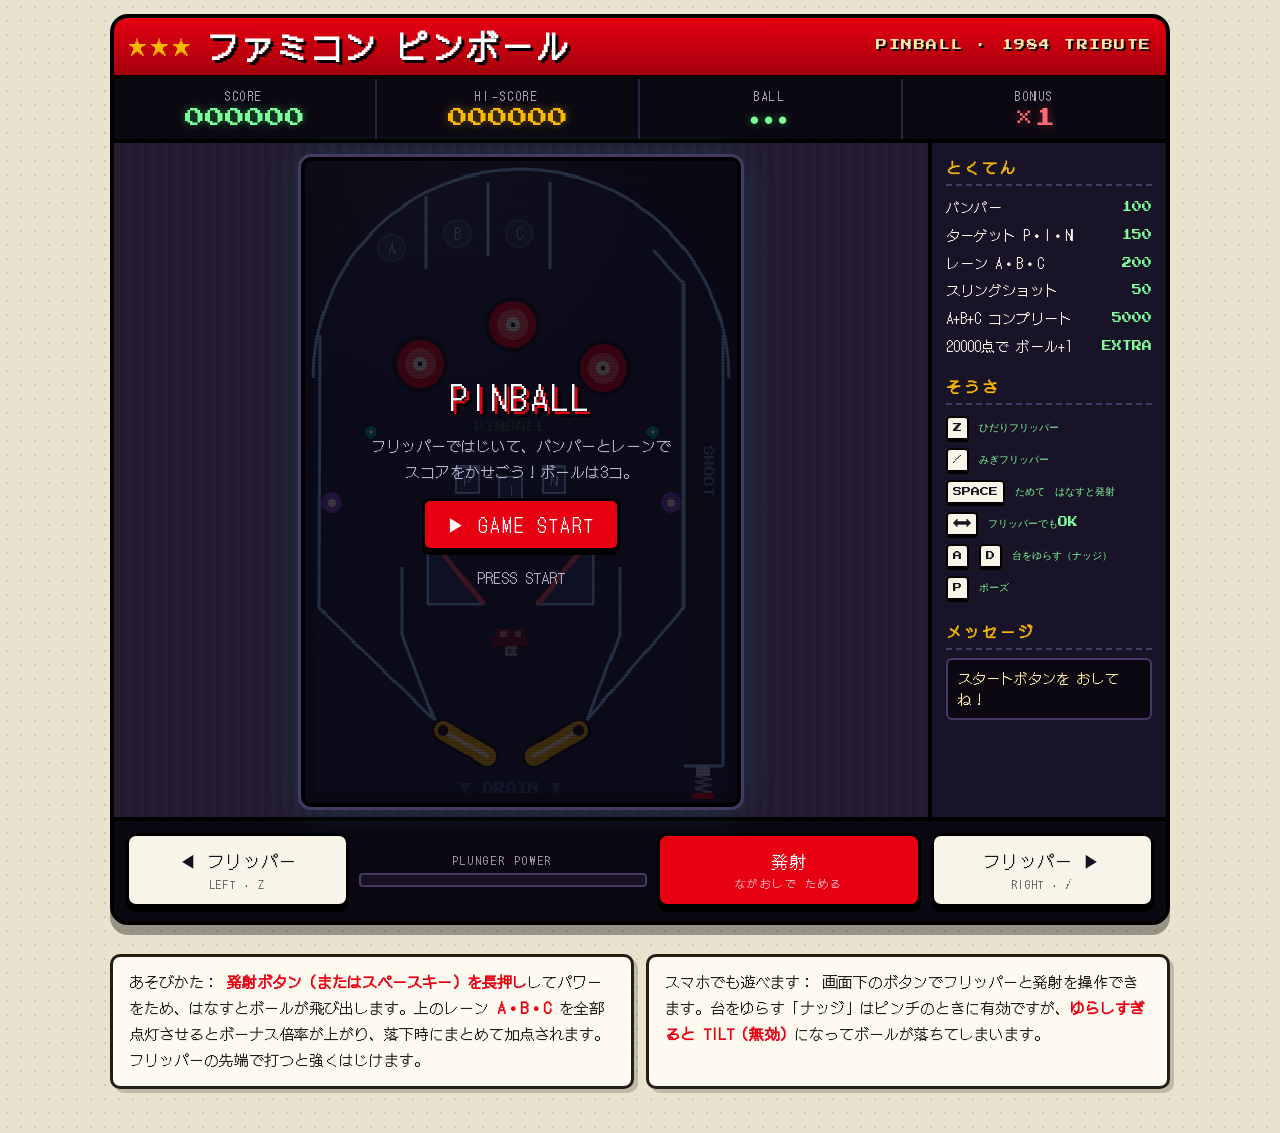
<file: Muse/ファミコン ピンボール/index.html>
<!doctype html>
<html lang="ja">
  <head>
    <meta charset="utf-8" />
    <meta name="viewport" content="width=device-width, initial-scale=1, viewport-fit=cover" />
    <meta name="color-scheme" content="light dark" />
    <link rel="icon" href="data:," />
    <title>ファミコン ピンボール</title>
    <link rel="preconnect" href="https://fonts.googleapis.com" />
    <link rel="preconnect" href="https://fonts.gstatic.com" crossorigin />
    <link href="https://fonts.googleapis.com/css2?family=DotGothic16&family=Press+Start+2P&display=swap" rel="stylesheet" />
    <style>
      :root{
        --page:#e9e2cf;
        --page-ink:#241d16;
        --panel:#fffaf0;
        --panel-line:#241d16;
        --cabinet:#17121f;
        --cabinet-2:#221a30;
        --red:#e60012;
        --red-dark:#a5000d;
        --gold:#f8b800;
        --teal:#00a8a8;
        --ink-on-dark:#f8f4e8;
        --muted-on-dark:#b9b0c9;
        --btn:#f8f4e8;
      }
      @media (prefers-color-scheme: dark){
        :root{
          --page:#100d18;
          --page-ink:#f0ead8;
          --panel:#1d1830;
          --panel-line:#4a4066;
        }
      }
      *{ box-sizing:border-box; }
      html,body{ margin:0; padding:0; }
      body{
        background:var(--page);
        color:var(--page-ink);
        font-family:"DotGothic16","Hiragino Kaku Gothic ProN",sans-serif;
        background-image:radial-gradient(rgba(0,0,0,.10) 1px, transparent 1px);
        background-size:14px 14px;
        padding:14px 10px 30px;
      }
      .wrap{ max-width:1060px; margin:0 auto; }

      /* ---------- cabinet ---------- */
      .cabinet{
        background:var(--cabinet);
        color:var(--ink-on-dark);
        border:4px solid #000;
        border-radius:18px;
        box-shadow:0 10px 0 rgba(0,0,0,.35), inset 0 0 0 3px #3a2f52;
        overflow:hidden;
      }
      .marquee{
        background:linear-gradient(180deg,var(--red) 0%,var(--red-dark) 100%);
        border-bottom:4px solid #000;
        padding:10px 14px 12px;
        display:flex; align-items:center; gap:12px; flex-wrap:wrap;
      }
      .marquee .stars{ color:var(--gold); font-size:18px; letter-spacing:4px; }
      .marquee h1{
        margin:0; font-size:clamp(20px,4.5vw,32px); letter-spacing:.08em; line-height:1.1;
        color:#fff; text-shadow:3px 3px 0 #000;
      }
      .marquee .sub{
        font-family:"Press Start 2P",monospace; font-size:clamp(8px,1.8vw,11px);
        color:#ffe9a8; letter-spacing:.14em; margin-left:auto; text-shadow:2px 2px 0 #000;
      }
      .hud{
        display:grid; grid-template-columns:repeat(4,1fr);
        border-bottom:4px solid #000; background:#0b0812;
      }
      .hud .cell{ padding:8px 6px 9px; text-align:center; border-right:2px solid #2c2342; }
      .hud .cell:last-child{ border-right:none; }
      .hud .label{ font-size:12px; letter-spacing:.22em; color:var(--muted-on-dark); }
      .hud .value{
        font-family:"Press Start 2P",monospace; font-size:clamp(13px,3.4vw,20px);
        color:#7dfc9a; text-shadow:0 0 8px rgba(60,255,120,.45); margin-top:4px;
      }
      .hud .value.gold{ color:var(--gold); text-shadow:0 0 8px rgba(248,184,0,.45); }
      .hud .value.red{ color:#ff6b74; text-shadow:0 0 8px rgba(255,60,80,.45); }
      .hud .balls{ letter-spacing:4px; font-size:clamp(12px,3vw,17px); }

      .stage-row{ display:flex; gap:0; align-items:stretch; }
      .stage{
        position:relative; flex:1 1 auto; display:flex; justify-content:center;
        background:
          repeating-linear-gradient(90deg, rgba(255,255,255,.015) 0 6px, transparent 6px 12px),
          var(--cabinet-2);
        padding:14px 8px 10px;
      }
      .screen{
        position:relative; width:min(100%,440px); aspect-ratio:420/620;
        border:4px solid #000; border-radius:10px; overflow:hidden;
        box-shadow:0 0 0 3px #453a63, 0 0 34px rgba(0,168,168,.22);
        background:#101828;
        touch-action:none;
      }
      canvas{ display:block; width:100%; height:100%; image-rendering:pixelated; }
      .scanlines{
        position:absolute; inset:0; pointer-events:none; z-index:3;
        background:repeating-linear-gradient(0deg, rgba(0,0,0,.16) 0 1px, transparent 1px 3px);
        mix-blend-mode:multiply;
      }
      .glass{
        position:absolute; inset:0; pointer-events:none; z-index:4;
        background:radial-gradient(120% 90% at 30% 0%, rgba(255,255,255,.10), transparent 45%);
      }
      .overlay{
        position:absolute; inset:0; z-index:5; display:flex; flex-direction:column;
        align-items:center; justify-content:center; gap:14px; text-align:center;
        background:rgba(8,5,16,.78); padding:18px;
      }
      .overlay[hidden]{ display:none; }
      .overlay .big{
        font-size:clamp(22px,6vw,34px); letter-spacing:.1em; color:#fff;
        text-shadow:3px 3px 0 var(--red), 6px 6px 0 #000; line-height:1.35; margin:0;
      }
      .overlay .small{ color:var(--muted-on-dark); font-size:15px; line-height:1.7; margin:0; }
      .overlay .final-score{
        font-family:"Press Start 2P",monospace; color:var(--gold); font-size:clamp(14px,4vw,20px);
        text-shadow:2px 2px 0 #000;
      }
      .blink{ animation:blink 1.1s steps(2,start) infinite; }
      @keyframes blink{ to{ visibility:hidden; } }
      @media (prefers-reduced-motion: reduce){ .blink{ animation:none; } }

      .btn{
        font-family:"DotGothic16",sans-serif; cursor:pointer;
        border:3px solid #000; border-radius:8px;
        box-shadow:0 4px 0 #000; padding:10px 22px; font-size:18px; letter-spacing:.12em;
        background:var(--gold); color:#241d16;
      }
      .btn:active{ transform:translateY(3px); box-shadow:0 1px 0 #000; }
      .btn.red{ background:var(--red); color:#fff; }
      .btn:focus-visible, .ctl:focus-visible{ outline:3px solid var(--teal); outline-offset:2px; }

      /* side panel */
      .side{
        width:238px; flex:0 0 238px; border-left:4px solid #000; background:#191327;
        padding:14px 14px 16px; display:flex; flex-direction:column; gap:16px;
      }
      .side h2{
        margin:0 0 8px; font-size:15px; letter-spacing:.2em; color:var(--gold);
        border-bottom:2px dashed #453a63; padding-bottom:6px;
      }
      .side ul{ margin:0; padding:0; list-style:none; font-size:14px; line-height:1.55; color:var(--ink-on-dark); }
      .side li{ display:flex; justify-content:space-between; gap:8px; padding:3px 0; }
      .side li span:last-child{ font-family:"Press Start 2P",monospace; font-size:10px; color:#7dfc9a; white-space:nowrap; padding-top:3px; }
      .side .keys li{ justify-content:flex-start; gap:10px; }
      kbd{
        font-family:"Press Start 2P",monospace; font-size:9px; background:#f8f4e8; color:#17121f;
        border:2px solid #000; border-bottom-width:4px; border-radius:4px; padding:3px 5px; white-space:nowrap;
      }
      .msg{
        min-height:44px; background:#0b0812; border:2px solid #453a63; border-radius:6px;
        padding:8px 10px; font-size:14px; line-height:1.5; color:#ffe9a8;
      }

      /* controls */
      .controls{
        display:flex; gap:10px; align-items:stretch; padding:12px 12px 14px;
        background:#0b0812; border-top:4px solid #000;
      }
      .ctl{
        flex:1; font-family:"DotGothic16",sans-serif; cursor:pointer; user-select:none; -webkit-user-select:none;
        border:3px solid #000; border-radius:10px; box-shadow:0 5px 0 #000;
        padding:12px 6px; font-size:17px; letter-spacing:.06em; text-align:center;
        background:var(--btn); color:#17121f; touch-action:none;
      }
      .ctl:active, .ctl.pressed{ transform:translateY(4px); box-shadow:0 1px 0 #000; }
      .ctl.launch{ background:var(--red); color:#fff; flex:1.2; }
      .ctl small{ display:block; font-size:11px; opacity:.75; margin-top:2px; letter-spacing:.14em; }
      .powerwrap{ flex:1.4; display:flex; flex-direction:column; gap:5px; justify-content:center; }
      .powerlabel{ font-size:11px; letter-spacing:.24em; color:var(--muted-on-dark); text-align:center; }
      .powerbar{ height:14px; border:2px solid #453a63; border-radius:4px; background:#171126; overflow:hidden; }
      .powerbar > div{ height:100%; width:0%; background:repeating-linear-gradient(90deg,#f8b800 0 8px,#e60012 8px 16px); }

      .under{ display:flex; gap:12px; margin-top:14px; flex-wrap:wrap; }
      .note{
        flex:1 1 300px; background:var(--panel); border:3px solid var(--panel-line); border-radius:10px;
        padding:12px 16px; font-size:15px; line-height:1.75; box-shadow:4px 4px 0 rgba(0,0,0,.18);
      }
      .note strong{ color:var(--red); }
      @media (max-width:760px){
        .stage-row{ flex-direction:column; }
        .side{ width:auto; flex:none; border-left:none; border-top:4px solid #000; }
        .hud .value{ font-size:13px; }
        body{ padding:8px 6px 22px; }
      }
    </style>
  </head>
  <body>
    <div class="wrap">
      <div class="cabinet">
        <div class="marquee">
          <span class="stars" aria-hidden="true">★★★</span>
          <h1>ファミコン ピンボール</h1>
          <span class="sub">PINBALL · 1984 TRIBUTE</span>
        </div>

        <div class="hud" role="status" aria-label="スコア表示">
          <div class="cell"><div class="label">SCORE</div><div class="value" id="hudScore">000000</div></div>
          <div class="cell"><div class="label">HI-SCORE</div><div class="value gold" id="hudHi">000000</div></div>
          <div class="cell"><div class="label">BALL</div><div class="value balls" id="hudBalls">●●●</div></div>
          <div class="cell"><div class="label">BONUS</div><div class="value red" id="hudBonus">×1</div></div>
        </div>

        <div class="stage-row">
          <div class="stage">
            <div class="screen" id="screen">
              <canvas id="game" width="420" height="620" aria-label="ピンボールのプレイ画面"></canvas>
              <div class="scanlines"></div>
              <div class="glass"></div>

              <div class="overlay" id="ovTitle">
                <p class="big">PINBALL</p>
                <p class="small">フリッパーではじいて、バンパーとレーンで<br />スコアをかせごう！ボールは3コ。</p>
                <button class="btn red" id="btnStart" type="button">▶ GAME START</button>
                <p class="small blink">PRESS START</p>
              </div>

              <div class="overlay" id="ovOver" hidden>
                <p class="big">GAME OVER</p>
                <p class="final-score" id="finalScore">SCORE 000000</p>
                <p class="small" id="overMsg"></p>
                <button class="btn red" id="btnRetry" type="button">↻ もういちど あそぶ</button>
              </div>

              <div class="overlay" id="ovPause" hidden>
                <p class="big">PAUSE</p>
                <button class="btn" id="btnResume" type="button">▶ つづける</button>
              </div>
            </div>
          </div>

          <aside class="side">
            <div>
              <h2>とくてん</h2>
              <ul>
                <li><span>バンパー</span><span>100</span></li>
                <li><span>ターゲット P・I・N</span><span>150</span></li>
                <li><span>レーン A・B・C</span><span>200</span></li>
                <li><span>スリングショット</span><span>50</span></li>
                <li><span>A+B+C コンプリート</span><span>5000</span></li>
                <li><span>20000点で ボール+1</span><span>EXTRA</span></li>
              </ul>
            </div>
            <div>
              <h2>そうさ</h2>
              <ul class="keys">
                <li><kbd>Z</kbd><span>ひだりフリッパー</span></li>
                <li><kbd>/</kbd><span>みぎフリッパー</span></li>
                <li><kbd>SPACE</kbd><span>ためて はなすと発射</span></li>
                <li><kbd>←→</kbd><span>フリッパーでもOK</span></li>
                <li><kbd>A</kbd><kbd>D</kbd><span>台をゆらす（ナッジ）</span></li>
                <li><kbd>P</kbd><span>ポーズ</span></li>
              </ul>
            </div>
            <div>
              <h2>メッセージ</h2>
              <div class="msg" id="msgBox">スタートボタンを おしてね！</div>
            </div>
          </aside>
        </div>

        <div class="controls">
          <button class="ctl" id="btnL" type="button">◀ フリッパー<small>LEFT · Z</small></button>
          <div class="powerwrap">
            <div class="powerlabel">PLUNGER POWER</div>
            <div class="powerbar"><div id="powerFill"></div></div>
          </div>
          <button class="ctl launch" id="btnLaunch" type="button">発射<small>ながおしで ためる</small></button>
          <button class="ctl" id="btnR" type="button">フリッパー ▶<small>RIGHT · /</small></button>
        </div>
      </div>

      <div class="under">
        <p class="note">あそびかた： <strong>発射ボタン（またはスペースキー）を長押し</strong>してパワーをため、はなすとボールが飛び出します。上のレーン <strong>A・B・C</strong> を全部点灯させるとボーナス倍率が上がり、落下時にまとめて加点されます。フリッパーの先端で打つと強くはじけます。</p>
        <p class="note">スマホでも遊べます： 画面下のボタンでフリッパーと発射を操作できます。台をゆらす「ナッジ」はピンチのときに有効ですが、<strong>ゆらしすぎると TILT（無効）</strong>になってボールが落ちてしまいます。</p>
      </div>
    </div>

    <script>
    (function(){
      "use strict";
      var W = 420, H = 620;
      var canvas = document.getElementById('game');
      var ctx = canvas.getContext('2d');

      /* ================= audio (chiptune beeps) ================= */
      var AC = null;
      function audio(){ if(!AC){ try{ AC = new (window.AudioContext||window.webkitAudioContext)(); }catch(e){} } if(AC && AC.state==='suspended'){ AC.resume(); } return AC; }
      function beep(f0, f1, dur, type, vol){
        var ac = audio(); if(!ac) return;
        var o = ac.createOscillator(), g = ac.createGain();
        o.type = type || 'square';
        var t = ac.currentTime;
        o.frequency.setValueAtTime(f0, t);
        if(f1 && f1 !== f0) o.frequency.exponentialRampToValueAtTime(Math.max(f1,1), t + dur);
        g.gain.setValueAtTime(vol || 0.05, t);
        g.gain.exponentialRampToValueAtTime(0.0001, t + dur);
        o.connect(g); g.connect(ac.destination);
        o.start(t); o.stop(t + dur + 0.02);
      }
      function sfx(name){
        switch(name){
          case 'bumper': beep(920, 320, 0.09, 'square', 0.06); break;
          case 'target': beep(1320, 1320, 0.06, 'square', 0.05); setTimeout(function(){beep(1760,1760,0.08,'square',0.05);},55); break;
          case 'lane':   beep(1046, 1568, 0.1, 'triangle', 0.07); break;
          case 'sling':  beep(300, 140, 0.07, 'square', 0.055); break;
          case 'flip':   beep(220, 90, 0.05, 'square', 0.04); break;
          case 'launch': beep(180, 900, 0.22, 'sawtooth', 0.05); break;
          case 'peg':    beep(660, 660, 0.04, 'square', 0.035); break;
          case 'bonus':  [523,659,784,1046].forEach(function(f,i){ setTimeout(function(){beep(f,f,0.11,'square',0.055);}, i*85); }); break;
          case 'extra':  [784,988,1175,1568].forEach(function(f,i){ setTimeout(function(){beep(f,f,0.12,'triangle',0.07);}, i*90); }); break;
          case 'drain':  beep(620, 80, 0.45, 'sawtooth', 0.05); break;
          case 'tilt':   beep(140, 140, 0.3, 'square', 0.07); setTimeout(function(){beep(140,140,0.3,'square',0.07);},200); break;
          case 'over':   [392,330,262,196].forEach(function(f,i){ setTimeout(function(){beep(f,f,0.22,'triangle',0.07);}, i*190); }); break;
          case 'start':  [262,392,523,659,784].forEach(function(f,i){ setTimeout(function(){beep(f,f,0.1,'square',0.05);}, i*70); }); break;
        }
      }

      /* ================= playfield geometry ================= */
      // walls: line segments
      var walls = [];
      function seg(x1,y1,x2,y2,rest,kind){ walls.push({x1:x1,y1:y1,x2:x2,y2:y2,rest:(rest==null?0.42:rest),kind:kind||'wall'}); }
      // outer dome: true circle (analytic collision, perfectly smooth)
      var dome = { cx:210, cy:210, R:202 };
      seg(15,168, 14,432);            // left wall (from arc start)
      seg(406,168, 406,584);          // shooter right wall (from arc end)
      seg(368,584, 406,584, 0.2);     // shooter floor
      // divider between shooter lane and main field (top stops below the dome path,
      // leaving room for the launched ball to pass over it)
      seg(368,118, 368,432);
      // one-way gate: guides launched ball into the field, blocks re-entry into the lane
      seg(368,118, 338,86, 0.3, 'gate');
      // funnels
      seg(14,432, 126,540);
      seg(368,432, 274,540);
      // inlane dividers
      seg(94,392, 94,458); seg(94,458, 126,540, 0.42, 'wall'); // left (bottom joins funnel line area)
      seg(306,392, 306,458); seg(306,458, 274,540);
      // rollover lane dividers (hang from dome)
      seg(118,34, 118,104); seg(178,20, 178,92); seg(238,20, 238,104);
      // slingshots (triangles) — kick faces flagged
      seg(120,362, 120,428); seg(120,428, 174,428); seg(120,362, 174,428, 0.9, 'slingL');
      seg(280,362, 280,428); seg(280,428, 226,428); seg(280,362, 226,428, 0.9, 'slingR');
      // NOTE: left inlane divider bottom segment duplicates funnel; harmless.

      var bumpers = [
        {x:112, y:196, r:23, flash:0},
        {x:202, y:158, r:23, flash:0},
        {x:290, y:200, r:23, flash:0}
      ];
      var pegs = [
        {x:64, y:262, r:6, flash:0},
        {x:338, y:262, r:6, flash:0}
      ];
      var targets = [ // P I N drop-style targets
        {x:158, y:308, r:11, label:'P', hit:0},
        {x:200, y:318, r:11, label:'I', hit:0},
        {x:242, y:308, r:11, label:'N', hit:0}
      ];
      var wallTargets = [
        {x:26, y:330, r:10, flash:0},
        {x:356, y:330, r:10, flash:0}
      ];
      var lanes = [
        {x:84,  y:84,  label:'A', lit:false, cool:0},
        {x:148, y:70,  label:'B', lit:false, cool:0},
        {x:208, y:70,  label:'C', lit:false, cool:0}
      ];
      // right-side return lane sensor (ball dropping along right wall)
      var returnSensor = {x:330, y:120, cool:0};

      /* ================= flippers ================= */
      function makeFlipper(px, py, side){
        return { px:px, py:py, side:side, len:50, rad:9,
                 rest: side<0 ? 0.52 : Math.PI-0.52,
                 flip: side<0 ? -0.58 : Math.PI+0.58,
                 angle: side<0 ? 0.52 : Math.PI-0.52,
                 prev: side<0 ? 0.52 : Math.PI-0.52,
                 pressed:false };
      }
      var flipL = makeFlipper(134, 550, -1);
      var flipR = makeFlipper(266, 550, 1);
      var flippers = [flipL, flipR];
      function flipTip(f){ return { x: f.px + Math.cos(f.angle)*f.len, y: f.py + Math.sin(f.angle)*f.len }; }

      /* ================= game state ================= */
      var G = {
        mode: 'title', // title | play | over | pause
        score: 0, hi: 0, ballsLeft: 3, ballNum: 1,
        multiplier: 1, extraGiven: false,
        charging: false, power: 0, powerDir: 1,
        tilt: 0, tiltTimer: 0, shake: 0,
        serveTimer: 0
      };
      var ball = { x:387, y:560, vx:0, vy:0, r:9, active:false, inLane:true };
      var popups = [];
      var msgTimer = null;

      var el = {
        score: document.getElementById('hudScore'),
        hi: document.getElementById('hudHi'),
        balls: document.getElementById('hudBalls'),
        bonus: document.getElementById('hudBonus'),
        msg: document.getElementById('msgBox'),
        power: document.getElementById('powerFill'),
        ovTitle: document.getElementById('ovTitle'),
        ovOver: document.getElementById('ovOver'),
        ovPause: document.getElementById('ovPause'),
        final: document.getElementById('finalScore'),
        overMsg: document.getElementById('overMsg')
      };
      function pad(n){ var s = String(Math.floor(n)); while(s.length<6) s='0'+s; return s; }
      function say(t){ el.msg.textContent = t; }
      function addScore(n, x, y){
        G.score += n * (n>=1000 ? 1 : G.multiplier); // big bonuses not multiplied; small points are
        if(x!=null) popups.push({x:x, y:y, t:'+'+n, life:1});
        if(!G.extraGiven && G.score >= 20000){
          G.extraGiven = true; G.ballsLeft++;
          say('20000点突破！ エクストラボール +1！'); sfx('extra');
        }
        updateHUD();
      }
      function updateHUD(){
        el.score.textContent = pad(G.score);
        if(G.score > G.hi) G.hi = G.score;
        el.hi.textContent = pad(G.hi);
        var b = ''; for(var i=0;i<G.ballsLeft;i++) b += '●';
        el.balls.textContent = b || '―';
        el.bonus.textContent = '×' + G.multiplier;
      }
      function serveBall(){
        G.tiltTimer = 0;
        ball.x = 387; ball.y = 560; ball.vx = 0; ball.vy = 0; ball.active = true; ball.inLane = true;
        say('ボール ' + G.ballNum + ' ： 発射ボタンを ながおしして はなそう！');
      }
      function startGame(){
        audio(); sfx('start');
        G.mode = 'play'; G.score = 0; G.ballsLeft = 3; G.ballNum = 1;
        G.multiplier = 1; G.extraGiven = false; G.tilt = 0; G.power = 0; G.charging = false;
        lanes.forEach(function(l){ l.lit = false; });
        targets.forEach(function(t){ t.hit = 0; });
        el.ovTitle.hidden = true; el.ovOver.hidden = true; el.ovPause.hidden = true;
        updateHUD(); serveBall();
      }
      function drainBall(){
        // bonus tally from lit lanes
        var lit = lanes.filter(function(l){ return l.lit; }).length;
        if(lit > 0 && G.tiltTimer <= 0){
          var bonus = lit * 300 * G.multiplier;
          G.score += bonus;
          say('ボーナス +' + bonus + '点！（レーン×' + lit + '）');
        }
        lanes.forEach(function(l){ l.lit = false; });
        G.multiplier = 1;
        G.ballsLeft--;
        ball.active = false;
        updateHUD();
        if(G.ballsLeft > 0){
          G.ballNum++;
          G.serveTimer = 55;
        } else {
          G.mode = 'over';
          el.final.textContent = 'SCORE ' + pad(G.score);
          el.overMsg.textContent = G.score >= G.hi && G.score > 0 ? 'ハイスコア更新！すごい！' : 'ハイスコアは ' + pad(G.hi) + '点。また挑戦してね！';
          el.ovOver.hidden = false;
          sfx('over');
        }
      }

      /* ================= physics ================= */
      function closestOnSeg(px,py,s){
        var dx = s.x2-s.x1, dy = s.y2-s.y1;
        var len2 = dx*dx + dy*dy;
        var t = len2 ? ((px-s.x1)*dx + (py-s.y1)*dy)/len2 : 0;
        t = Math.max(0, Math.min(1, t));
        return { x: s.x1+dx*t, y: s.y1+dy*t, t:t };
      }
      function collideSegment(s, surfVx, surfVy, rest){
        if(s.kind === 'gate'){
          var cr = (s.x2-s.x1)*(ball.y-s.y1) - (s.y2-s.y1)*(ball.x-s.x1);
          if(cr <= 0) return false; // pass through from the lane side
        }
        var c = closestOnSeg(ball.x, ball.y, s);
        var dx = ball.x - c.x, dy = ball.y - c.y;
        var d2 = dx*dx + dy*dy, rr = ball.r + 1.5;
        if(d2 >= rr*rr || d2 === 0) return false;
        var d = Math.sqrt(d2), nx = dx/d, ny = dy/d;
        ball.x = c.x + nx*rr; ball.y = c.y + ny*rr;
        var rvx = ball.vx - (surfVx||0), rvy = ball.vy - (surfVy||0);
        var vn = rvx*nx + rvy*ny;
        if(vn < 0){
          var r = (rest==null ? s.rest : rest);
          rvx -= (1+r)*vn*nx; rvy -= (1+r)*vn*ny;
          ball.vx = rvx + (surfVx||0); ball.vy = rvy + (surfVy||0);
          if(s.kind === 'slingL' || s.kind === 'slingR'){
            ball.vx += nx*3.2; ball.vy += ny*3.2 - 1;
            addScore(50, ball.x, ball.y-14); sfx('sling');
          }
        }
        return true;
      }
      function collideCircle(o, rest, boost){
        var dx = ball.x-o.x, dy = ball.y-o.y;
        var rr = ball.r + o.r, d2 = dx*dx+dy*dy;
        if(d2 >= rr*rr || d2 === 0) return false;
        var d = Math.sqrt(d2), nx = dx/d, ny = dy/d;
        ball.x = o.x + nx*rr; ball.y = o.y + ny*rr;
        var vn = ball.vx*nx + ball.vy*ny;
        if(vn < 0){
          ball.vx -= (1+rest)*vn*nx; ball.vy -= (1+rest)*vn*ny;
        }
        if(boost){
          var sp = Math.sqrt(ball.vx*ball.vx + ball.vy*ball.vy);
          if(sp < boost){ ball.vx = nx*boost; ball.vy = ny*boost; }
        }
        return true;
      }
      function stepPhysics(){
        if(!ball.active) return;
        var SUB = 3;
        for(var i=0;i<SUB;i++){
          // flippers move
          flippers.forEach(function(f){
            f.prev = f.angle;
            var target = f.pressed ? f.flip : f.rest;
            var diff = target - f.angle;
            f.angle += diff * 0.55;
            if(Math.abs(diff) < 0.01) f.angle = target;
          });
          ball.vy += 0.075; // gravity per substep (~0.22/frame)
          var sp = Math.sqrt(ball.vx*ball.vx + ball.vy*ball.vy);
          if(sp > 26){ ball.vx *= 26/sp; ball.vy *= 26/sp; }
          ball.x += ball.vx / SUB;
          ball.y += ball.vy / SUB;
          // dome (circle) collision — only the upper arc is in play
          if(ball.y < dome.cy + 10){
            var ddx = ball.x - dome.cx, ddy = ball.y - dome.cy;
            var dd = Math.sqrt(ddx*ddx + ddy*ddy), maxD = dome.R - ball.r;
            if(dd > maxD && dd > 0){
              var dnx = ddx/dd, dny = ddy/dd;
              ball.x = dome.cx + dnx*maxD; ball.y = dome.cy + dny*maxD;
              var dvn = ball.vx*dnx + ball.vy*dny;
              if(dvn > 0){ ball.vx -= 1.25*dvn*dnx; ball.vy -= 1.25*dvn*dny; }
            }
          }
          // walls
          for(var w=0; w<walls.length; w++) collideSegment(walls[w], 0, 0);
          // flippers as segments with surface velocity
          flippers.forEach(function(f){
            var tip = flipTip(f);
            var s = {x1:f.px, y1:f.py, x2:tip.x, y2:tip.y, rest:0.25, kind:'flip'};
            // thicken: use rad via temporary ball radius bump
            var omega = (f.angle - f.prev); // per substep
            var c = closestOnSeg(ball.x, ball.y, s);
            var svx = -omega * (c.y - f.py) * 1.15;
            var svy =  omega * (c.x - f.px) * 1.15;
            var saveR = ball.r; ball.r = f.rad + 2;
            var hit = collideSegment(s, svx, svy, 0.25);
            ball.r = saveR;
            if(hit && f.pressed && Math.abs(omega) > 0.02){
              // extra kick upward near tip
              ball.vy -= 2.2; ball.vx += (f.side<0 ? 1 : -1) * -0.4;
            }
          });
          // bumpers
          bumpers.forEach(function(b){
            if(collideCircle(b, 0.9, 8.5)){ if(b.flash<=0){ addScore(100, b.x, b.y-30); sfx('bumper'); } b.flash = 6; }
          });
          // pegs
          pegs.forEach(function(p){
            if(collideCircle(p, 0.7, 0)){ if(p.flash<=0){ addScore(10, p.x, p.y-12); sfx('peg'); } p.flash = 5; }
          });
          // P I N targets
          targets.forEach(function(t){
            if(collideCircle(t, 0.6, 3)){
              if(t.hit<=0){
                addScore(150, t.x, t.y-18); sfx('target'); t.hit = 14;
                markTarget(t);
              }
            }
          });
          // wall targets
          wallTargets.forEach(function(t){
            if(collideCircle(t, 0.6, 3)){ if(t.flash<=0){ addScore(150, t.x, t.y-16); sfx('target'); } t.flash = 12; }
          });
          // lane sensors
          lanes.forEach(function(l){
            if(l.cool>0) l.cool--;
            var dx = ball.x-l.x, dy = ball.y-l.y;
            if(dx*dx+dy*dy < 22*22 && l.cool<=0){
              l.cool = 40;
              if(!l.lit){
                l.lit = true; addScore(200, l.x, l.y-16); sfx('lane');
                if(lanes.every(function(u){ return u.lit; })){
                  G.score += 5000; G.multiplier = Math.min(5, G.multiplier+1);
                  lanes.forEach(function(u){ u.lit = false; });
                  say('A・B・C コンプリート！ 5000点＆ボーナス ×' + G.multiplier + '！');
                  sfx('bonus'); updateHUD();
                } else {
                  say('レーン ' + l.label + ' 点灯！');
                }
              }
            }
          });
          // return lane sensor
          if(returnSensor.cool>0) returnSensor.cool--;
          var rdx = ball.x-returnSensor.x, rdy = ball.y-returnSensor.y;
          if(rdx*rdx+rdy*rdy < 20*20 && returnSensor.cool<=0){
            returnSensor.cool = 50; addScore(100, returnSensor.x, returnSensor.y); sfx('lane');
          }
          if(ball.inLane && ball.x < 360) ball.inLane = false;
          if(!ball.inLane && ball.x > 366 && ball.y > 480) ball.inLane = true; // rolled back to plunger
          // drain
          if(ball.y > H + 16){
            if(ball.x > 366){ ball.y = 560; ball.x = 387; ball.vy = 0; ball.vx = 0; } // fell back in lane (safety)
            else { sfx('drain'); drainBall(); return; }
          }
        }
        // decay flashes
        bumpers.forEach(function(b){ if(b.flash>0) b.flash--; });
        pegs.forEach(function(p){ if(p.flash>0) p.flash--; });
        targets.forEach(function(t){ if(t.hit>0) t.hit--; });
        wallTargets.forEach(function(t){ if(t.flash>0) t.flash--; });
      }
      var pinLit = {};
      function markTarget(t){
        pinLit[t.label] = true;
        if(pinLit.P && pinLit.I && pinLit.N){
          G.score += 3000; pinLit = {};
          say('P・I・N そろった！ 3000点ボーナス！'); sfx('bonus'); updateHUD();
          targets.forEach(function(u){ u.hit = 20; });
        } else {
          say('ターゲット ' + t.label + ' ヒット！');
        }
      }

      /* ================= input ================= */
      function setFlip(f, on){
        if(on && !f.pressed && G.mode==='play') sfx('flip');
        f.pressed = on;
      }
      function startCharge(){
        if(G.mode!=='play' || !ball.active || !ball.inLane) return;
        G.charging = true; G.power = 0; G.powerDir = 1;
      }
      function releaseLaunch(){
        if(!G.charging) return;
        G.charging = false;
        if(G.mode==='play' && ball.active && ball.inLane){
          ball.vy = -(11 + G.power * 0.135);
          ball.vx = 1.1; // hug the right rail so the ball sweeps around the dome
          sfx('launch');
          say('発射！');
        }
        G.power = 0;
      }
      function nudge(dir){
        if(G.mode!=='play' || !ball.active || ball.inLane || G.tiltTimer>0) return;
        ball.vx += dir * 2.4; ball.vy -= 0.6;
        G.shake = 5; G.tilt++;
        if(G.tilt >= 4){
          sfx('tilt');
          say('TILT！ ゆらしすぎ！ ボールを失った…');
          flipL.pressed = flipR.pressed = false;
          G.tilt = 0; G.tiltTimer = 220;
          ball.vy = Math.abs(ball.vy) + 2; // ball drops dead
        }
      }
      setInterval(function(){ if(G.tilt>0) G.tilt--; }, 1400);

      var keymap = {};
      document.addEventListener('keydown', function(e){
        if(e.repeat) { if(['Space','ArrowDown','ArrowLeft','ArrowRight'].indexOf(e.code)>=0) e.preventDefault(); return; }
        switch(e.code){
          case 'KeyZ': case 'ArrowLeft': setFlip(flipL, true); e.preventDefault(); break;
          case 'Slash': case 'ArrowRight': setFlip(flipR, true); e.preventDefault(); break;
          case 'Space': case 'ArrowDown':
            if(G.mode==='title'){ startGame(); }
            else if(G.mode==='over'){ startGame(); }
            else startCharge();
            e.preventDefault(); break;
          case 'Enter':
            if(G.mode==='title' || G.mode==='over') startGame();
            break;
          case 'KeyA': nudge(-1); break;
          case 'KeyD': nudge(1); break;
          case 'KeyP':
            if(G.mode==='play'){ G.mode='pause'; el.ovPause.hidden=false; }
            else if(G.mode==='pause'){ G.mode='play'; el.ovPause.hidden=true; }
            break;
        }
      });
      document.addEventListener('keyup', function(e){
        switch(e.code){
          case 'KeyZ': case 'ArrowLeft': setFlip(flipL, false); break;
          case 'Slash': case 'ArrowRight': setFlip(flipR, false); break;
          case 'Space': case 'ArrowDown': releaseLaunch(); break;
        }
      });
      function bindHold(id, down, up){
        var b = document.getElementById(id);
        b.addEventListener('pointerdown', function(e){ e.preventDefault(); b.classList.add('pressed'); b.setPointerCapture && e.pointerId!=null && b.setPointerCapture(e.pointerId); down(); });
        ['pointerup','pointercancel','lostpointercapture'].forEach(function(ev){ b.addEventListener(ev, function(){ b.classList.remove('pressed'); up && up(); }); });
        b.addEventListener('contextmenu', function(e){ e.preventDefault(); });
      }
      bindHold('btnL', function(){ setFlip(flipL,true); }, function(){ setFlip(flipL,false); });
      bindHold('btnR', function(){ setFlip(flipR,true); }, function(){ setFlip(flipR,false); });
      bindHold('btnLaunch', function(){ audio(); startCharge(); }, function(){ releaseLaunch(); });
      document.getElementById('btnStart').addEventListener('click', startGame);
      document.getElementById('btnRetry').addEventListener('click', startGame);
      document.getElementById('btnResume').addEventListener('click', function(){ G.mode='play'; el.ovPause.hidden=true; });
      // tap left/right half of screen = flippers (mobile convenience)
      var screen = document.getElementById('screen');
      screen.addEventListener('pointerdown', function(e){
        if(G.mode!=='play') return;
        if(e.target.closest('.overlay') || e.target.closest('button')) return;
        var r = screen.getBoundingClientRect();
        var x = (e.clientX - r.left) / r.width;
        if(x < 0.42) setFlip(flipL, true); else if(x > 0.58) setFlip(flipR, true);
      });
      screen.addEventListener('pointerup', function(){ setFlip(flipL,false); setFlip(flipR,false); });

      /* ================= drawing ================= */
      function px(x,y,w,h,c){ ctx.fillStyle=c; ctx.fillRect(x|0,y|0,w,h); }
      function circle(x,y,r,c){ ctx.fillStyle=c; ctx.beginPath(); ctx.arc(x,y,r,0,Math.PI*2); ctx.fill(); }
      function drawPlayfield(){
        // bg
        px(0,0,W,H,'#101828');
        // pixel starfield dots
        ctx.fillStyle='#1d2b45';
        var dots=[[30,60],[70,180],[330,90],[300,320],[60,520],[350,480],[180,240],[240,420],[90,120],[310,150]];
        dots.forEach(function(d){ ctx.fillRect(d[0],d[1],4,4); });
        // playfield floor panel (dome shape)
        ctx.fillStyle='#16233c';
        ctx.beginPath();
        ctx.moveTo(8,210); ctx.arc(210,210,202,Math.PI,0);
        ctx.lineTo(410,610); ctx.lineTo(10,610); ctx.closePath(); ctx.fill();
        ctx.fillStyle='#131e33'; ctx.fillRect(368,120,38,464);
        // center art: pixel rocket / invader-ish deco
        drawDeco();
        // lane guides
        lanes.forEach(function(l){
          circle(l.x, l.y, 13, l.lit ? '#f8b800' : '#24365a');
          ctx.strokeStyle = l.lit ? '#fff' : '#3f5a8a'; ctx.lineWidth=2;
          ctx.beginPath(); ctx.arc(l.x,l.y,13,0,Math.PI*2); ctx.stroke();
          ctx.fillStyle = l.lit ? '#17121f' : '#9fc2ff';
          ctx.font = '14px "DotGothic16", sans-serif'; ctx.textAlign='center'; ctx.textBaseline='middle';
          ctx.fillText(l.label, l.x, l.y+1);
        });
        // walls outline
        ctx.strokeStyle='#8ad0ff'; ctx.lineWidth=3; ctx.lineJoin='round';
        ctx.beginPath(); ctx.arc(210,210,202,Math.PI,0); ctx.stroke();
        walls.forEach(function(s){
          if(s.kind==='slingL'||s.kind==='slingR') return;
          ctx.beginPath(); ctx.moveTo(s.x1,s.y1); ctx.lineTo(s.x2,s.y2); ctx.stroke();
        });
        ctx.strokeStyle='#2c4a77'; ctx.lineWidth=1;
        // slingshot bodies
        drawSling(120,362,174,428,-1); drawSling(280,362,226,428,1);
        // bumpers
        bumpers.forEach(function(b){
          circle(b.x,b.y,b.r+4,'#0a0f1c');
          circle(b.x,b.y,b.r, b.flash>0 ? '#ffe95e' : '#e60012');
          circle(b.x,b.y,b.r-8, b.flash>0 ? '#fff6b0' : '#ff5964');
          circle(b.x,b.y,7,'#f8f4e8');
          px(b.x-2,b.y-2,4,4,'#17121f');
        });
        // pegs
        pegs.forEach(function(p){
          circle(p.x,p.y,p.r, p.flash>0 ? '#7dfc9a' : '#00a8a8');
          circle(p.x,p.y,2,'#eaffff');
        });
        // targets P I N
        targets.forEach(function(t){
          var on = t.hit>0;
          px(t.x-11,t.y-13,22,26, on ? '#f8b800' : '#28406e');
          ctx.strokeStyle = on ? '#fff' : '#8ad0ff'; ctx.lineWidth=2; ctx.strokeRect(t.x-11,t.y-13,22,26);
          ctx.fillStyle = on ? '#17121f' : '#cfe6ff';
          ctx.font='13px "DotGothic16", sans-serif'; ctx.textAlign='center'; ctx.textBaseline='middle';
          ctx.fillText(t.label, t.x, t.y+1);
        });
        wallTargets.forEach(function(t){
          circle(t.x,t.y,t.r, t.flash>0 ? '#f8b800' : '#7d4fd0');
          circle(t.x,t.y,4,'#f8f4e8');
        });
        // shooter lane label + plunger
        ctx.fillStyle='#5f7fb8'; ctx.font='10px "Press Start 2P", monospace'; ctx.textAlign='center';
        ctx.save(); ctx.translate(392,300); ctx.rotate(Math.PI/2); ctx.fillText('SHOOT',0,0); ctx.restore();
        // plunger spring
        var comp = G.charging ? G.power*0.16 : 0;
        px(380,584+comp*0.4,14,10,'#c0c8d8');
        ctx.strokeStyle='#8a94a8'; ctx.lineWidth=2;
        for(var i=0;i<3;i++){ var yy = 594 + i*6 - comp*0.3; ctx.beginPath(); ctx.moveTo(379,yy); ctx.lineTo(395,yy+3); ctx.lineTo(379,yy+6); ctx.stroke(); }
        px(376,610,22,6,'#e60012');
        // flippers
        flippers.forEach(function(f){
          var tip = flipTip(f);
          ctx.strokeStyle='#0a0f1c'; ctx.lineWidth=f.rad*2+5; ctx.lineCap='round';
          ctx.beginPath(); ctx.moveTo(f.px,f.py); ctx.lineTo(tip.x,tip.y); ctx.stroke();
          ctx.strokeStyle= (G.tiltTimer>0) ? '#666' : '#f8b800'; ctx.lineWidth=f.rad*2; 
          ctx.beginPath(); ctx.moveTo(f.px,f.py); ctx.lineTo(tip.x,tip.y); ctx.stroke();
          ctx.strokeStyle='#fff2c0'; ctx.lineWidth=4;
          ctx.beginPath(); ctx.moveTo(f.px,f.py); ctx.lineTo(tip.x,tip.y); ctx.stroke();
          circle(f.px,f.py,5,'#17121f');
        });
        // drain label
        ctx.fillStyle='#3d5a8f'; ctx.font='11px "Press Start 2P", monospace'; ctx.textAlign='center';
        ctx.fillText('▼ DRAIN ▼', 200, 606);
        // ball
        if(ball.active){
          circle(ball.x, ball.y, ball.r+2, 'rgba(0,0,0,.35)');
          var grd = ctx.createRadialGradient(ball.x-3,ball.y-3,1,ball.x,ball.y,ball.r);
          grd.addColorStop(0,'#ffffff'); grd.addColorStop(0.55,'#cfd8ea'); grd.addColorStop(1,'#7787a3');
          ctx.fillStyle=grd; ctx.beginPath(); ctx.arc(ball.x,ball.y,ball.r,0,Math.PI*2); ctx.fill();
          ctx.fillStyle='#e60012'; ctx.fillRect(ball.x-1, ball.y-4, 2, 2);
        }
        // popups
        popups = popups.filter(function(p){ return p.life>0; });
        popups.forEach(function(p){
          p.y -= 0.7; p.life -= 0.02;
          ctx.globalAlpha = Math.max(0, p.life);
          ctx.fillStyle='#ffe95e'; ctx.font='12px "Press Start 2P", monospace'; ctx.textAlign='center';
          ctx.fillText(p.t, p.x, p.y);
          ctx.globalAlpha = 1;
        });
        if(G.tiltTimer>0){
          ctx.fillStyle='rgba(230,0,18,.16)'; ctx.fillRect(0,0,W,H);
          ctx.fillStyle='#ff5964'; ctx.font='22px "Press Start 2P", monospace'; ctx.textAlign='center';
          ctx.fillText('TILT!', 200, 330);
        }
      }
      function drawSling(x1,y1,x2,y2,dir){
        ctx.fillStyle='#28406e';
        ctx.beginPath(); ctx.moveTo(x1,y1); ctx.lineTo(x2,y2); ctx.lineTo(x1,y2); ctx.closePath(); ctx.fill();
        ctx.strokeStyle='#8ad0ff'; ctx.lineWidth=2; ctx.stroke();
        ctx.strokeStyle='#ff5964'; ctx.lineWidth=5;
        ctx.beginPath(); ctx.moveTo(x1,y1); ctx.lineTo(x2,y2); ctx.stroke();
      }
      function drawDeco(){
        // pixel mushroom-ish deco at center bottom area (drawn with rects)
        var ox=186, oy=452;
        ctx.fillStyle='rgba(230,0,18,.5)';
        ctx.fillRect(ox,oy,28,8); ctx.fillRect(ox-4,oy+8,36,8);
        ctx.fillStyle='rgba(248,244,232,.55)';
        ctx.fillRect(ox+4,oy+2,6,6); ctx.fillRect(ox+18,oy+2,6,6);
        ctx.fillRect(ox+8,oy+16,12,10);
        ctx.fillStyle='rgba(23,18,31,.6)';
        ctx.fillRect(ox+11,oy+19,3,4); ctx.fillRect(ox+18,oy+19,3,4);
        ctx.fillStyle='rgba(125,252,154,.28)';
        ctx.font='10px "Press Start 2P", monospace'; ctx.textAlign='center';
        ctx.fillText('PINBALL', 200, 262);
      }

      /* ================= main loop ================= */
      var last = 0, acc = 0;
      function frame(ts){
        requestAnimationFrame(frame);
        if(!last) last = ts;
        var dt = ts - last; last = ts;
        if(dt > 100) dt = 100;
        if(G.mode === 'play'){
          acc += dt;
          var stepMs = 1000/60;
          while(acc >= stepMs){
            acc -= stepMs;
            if(G.serveTimer > 0){ G.serveTimer--; if(G.serveTimer===0) serveBall(); }
            if(G.charging){
              G.power += G.powerDir * 2.4;
              if(G.power >= 100){ G.power = 100; G.powerDir = -1; }
              if(G.power <= 0){ G.power = 0; G.powerDir = 1; }
            }
            if(G.tiltTimer>0){ flipL.pressed=false; flipR.pressed=false; }
            stepPhysics();
            if(G.tiltTimer>0) G.tiltTimer--;
          }
        }
        el.power.style.width = (G.charging ? G.power : 0) + '%';
        // render with optional shake
        ctx.save();
        if(G.shake>0){ ctx.translate((Math.random()-0.5)*G.shake, (Math.random()-0.5)*G.shake); G.shake--; }
        drawPlayfield();
        ctx.restore();
      }
      updateHUD();
      requestAnimationFrame(frame);
    })();
    </script>
  </body>
</html>
</file>
<file: multiemu/style.css>
*{box-sizing:border-box;-webkit-tap-highlight-color:transparent;user-select:none;-webkit-user-select:none;-webkit-touch-callout:none}
html,body{margin:0;height:100%;background:#000;color:#ddd;font-family:system-ui,sans-serif;overflow:hidden;touch-action:pinch-zoom}
#app{position:fixed;inset:0;display:grid;grid-template-rows:1fr auto auto auto;padding:env(safe-area-inset-top) env(safe-area-inset-right) env(safe-area-inset-bottom) env(safe-area-inset-left)}
#screen-wrap{position:relative;display:flex;align-items:center;justify-content:center;min-height:0;overflow:hidden}
#screen{image-rendering:pixelated;image-rendering:crisp-edges;background:#000}
.overlay{position:absolute;inset:0;display:flex;align-items:center;justify-content:center;background:rgba(0,0,0,.6);font-size:18px;cursor:pointer}
#bar{display:flex;gap:6px;align-items:center;padding:4px 6px;font-size:13px}
#bar button,#bar select{background:#222;color:#ddd;border:1px solid #555;border-radius:6px;padding:4px 8px;font-size:13px}
#fps{margin-left:auto;opacity:.6}
#note{font-size:10px;opacity:.55;text-align:center;padding:2px}
#pad{display:flex;justify-content:space-between;align-items:center;padding:6px 12px 10px}
#dpad{display:grid;grid-template-areas:". u ." "l . r" ". d .";grid-template-columns:repeat(3,52px);grid-template-rows:repeat(3,52px);gap:2px}
.d,.b,.s{display:flex;align-items:center;justify-content:center;background:#2a2a2a;border:1px solid #555;color:#eee;touch-action:none}
.d{border-radius:8px;font-size:20px}
#abcd{display:grid;grid-template-columns:repeat(2,58px);grid-template-rows:repeat(2,58px);gap:10px;transform:rotate(-12deg)}
.b{border-radius:50%;font-weight:bold;font-size:20px}
.b[data-k=a]{background:#a22}.b[data-k=b]{background:#cc2;color:#222}.b[data-k=c]{background:#2a2}.b[data-k=d]{background:#24c}
#sysbtn{display:flex;flex-direction:column;gap:8px}
.s{border-radius:14px;font-size:11px;padding:6px 10px;min-width:64px}
.on{filter:brightness(1.8)}
.modal{position:fixed;inset:0;background:rgba(0,0,0,.85);z-index:10;display:flex;align-items:center;justify-content:center}
.modal[hidden]{display:none}
.modal-in{width:min(95vw,800px);height:85vh;display:flex;flex-direction:column;background:#111;border:1px solid #555;padding:8px}
.modal-in pre{flex:1;overflow:auto;font-size:11px;white-space:pre-wrap;user-select:text;-webkit-user-select:text}
/* landscape: pad on both sides of screen */
@media (orientation:landscape) and (max-height:600px){
  #app{grid-template-rows:1fr auto;grid-template-columns:auto 1fr auto}
  #screen-wrap{grid-column:2;grid-row:1}
  #bar{grid-column:1/4;grid-row:2;padding:2px 6px}
  #note{display:none}
  #pad{display:contents}
  #dpad{grid-column:1;grid-row:1;align-self:center;margin-left:8px}
  #abcd{grid-column:3;grid-row:1;align-self:center;margin-right:14px}
  #sysbtn{position:absolute;bottom:40px;left:50%;transform:translateX(-50%);flex-direction:row;opacity:.75;z-index:2}
}
/* desktop with a fine pointer: hide touch pad */
@media (hover:hover) and (pointer:fine){ #pad{display:none} body.showpad #pad{display:flex} }
#user .modal-in{font-size:14px;line-height:1.5}
#user .notice{background:#402;color:#fdd;padding:6px;border-radius:4px}
#u-drop{border:2px dashed #888;padding:18px;text-align:center;margin:8px 0}
#u-drop.over{border-color:#4cf;background:#123}
#gamename{margin-left:6px;opacity:.8}
#user .modal-in{height:auto;max-height:90vh;overflow:auto}
/* multiemu 追加 */
#menu{padding:16px;color:#eee;font-family:sans-serif}
#syslist{display:grid;grid-template-columns:repeat(auto-fill,minmax(160px,1fr));gap:8px}
#syslist button{padding:14px 8px;font-size:15px}
#syslist button:disabled{opacity:.4}
[hidden]{display:none!important}
#menu{height:100%;overflow:auto}
/* ユーザーROM読込 */
.drop{border:2px dashed #888;border-radius:8px;padding:12px;margin:8px 0 14px;text-align:center;font-size:13px}
.drop.over{border-color:#4cf;background:#123}
.filebtn{display:inline-block;background:#235;border:1px solid #58a;border-radius:8px;padding:12px 18px;font-size:16px;margin-bottom:6px;cursor:pointer}
.filebtn input{display:none}
.filebtn.small{padding:4px 8px;font-size:13px;margin:0;background:#222;border-color:#555;border-radius:6px}
#u-msg,#g-msg{color:#fc8;min-height:1em}
#screen-wrap.over{outline:3px dashed #4cf}
/* 縦画面スマホ: バーを折り返し、画面がはみ出さないようにする */
#app{grid-template-columns:minmax(0,1fr)}
@media (orientation:landscape) and (max-height:600px){ #app{grid-template-columns:auto minmax(0,1fr) auto} }
#bar{flex-wrap:wrap;row-gap:4px}
#bar button,#bar select,#bar .filebtn{white-space:nowrap;flex:none}
#gamename{overflow:hidden;text-overflow:ellipsis;white-space:nowrap;max-width:40vw}
/* ZIP の中のROM選択 (2026-10-22) */
.zip-pick{position:fixed;inset:0;background:rgba(0,0,0,.7);display:flex;align-items:center;justify-content:center;z-index:100}
.zip-box{background:#222;color:#eee;padding:16px;border-radius:8px;max-width:90vw;max-height:80vh;overflow:auto;display:flex;flex-direction:column;gap:8px}
.zip-box button{font-size:15px;padding:8px;text-align:left}
.zip-title{font-weight:bold}
/* ===== 第10回 (2026-10-23) スマホ表示: 縦横の並べ替え・切り欠き・狭い画面 (幅320px〜) =====
   ここより上の同じ指定はここで上書きする。画面とボタンは別のグリッド枠に置くので重ならない
   (キャンバスは layout() が #screen-wrap の中に収める)。 */
:root{--sat:max(env(safe-area-inset-top),0px);--sar:max(env(safe-area-inset-right),0px);--sab:max(env(safe-area-inset-bottom),0px);--sal:max(env(safe-area-inset-left),0px)}
#app{padding:var(--sat) var(--sar) var(--sab) var(--sal);grid-template-columns:minmax(0,1fr);grid-template-rows:minmax(0,1fr) auto auto auto;
  grid-template-areas:"screen" "bar" "pad" "note"}
#screen-wrap{grid-area:screen}
#bar{grid-area:bar;flex-wrap:wrap;gap:4px;padding:4px 6px;justify-content:center}
#bar button,#bar select,#bar .filebtn{min-height:44px;min-width:44px;font-size:14px;padding:4px 10px;display:inline-flex;align-items:center;justify-content:center}
#bar .info{flex:1 1 100%;display:flex;gap:8px;justify-content:center;font-size:11px;min-height:14px;flex-wrap:wrap}
#gamename{max-width:none;white-space:normal;overflow:visible;margin:0;overflow-wrap:anywhere}
#fps{margin-left:0}
#note{grid-area:note;overflow-wrap:anywhere}
#pad{grid-area:pad;display:grid;grid-template-columns:auto 1fr auto;grid-template-areas:"dpad . face" "sys sys sys";align-items:center;row-gap:8px;
  padding:6px 12px 8px;--cell:clamp(42px,13.5vw,58px);--btn:clamp(46px,15vw,62px)}
#dpad{grid-area:dpad;grid-template-columns:repeat(3,var(--cell));grid-template-rows:repeat(3,var(--cell))}
#abcd{grid-area:face;grid-template-columns:repeat(2,var(--btn));grid-template-rows:repeat(2,var(--btn));gap:8px;transform:none;margin-right:2px}
#abcd .b:nth-child(odd){transform:translateY(12px)}
#sysbtn{grid-area:sys;flex-direction:row;justify-content:center;gap:10px}
.s{min-height:44px;min-width:72px;font-size:13px}
/* 横向き (スマホ): 左に十字キー、中央に画面、右に SELECT/START などとボタン。
   高さが足りないので、バーは「≡」ボタンで開閉する上側の重ね表示にする (開いている間だけ画面に重なる)。 */
#btn-more{display:none}
@media (orientation:landscape) and (max-height:600px){
  #app{grid-template-columns:auto minmax(0,1fr) auto;grid-template-rows:auto minmax(0,1fr) auto;grid-template-areas:"more screen sys" "dpad screen face" "dpad screen face"}
  #btn-more{display:flex;grid-area:more;position:relative;z-index:6;align-items:center;justify-content:center;justify-self:start;align-self:start;margin:6px 8px 0;min-height:44px;min-width:44px;padding:4px 10px;font-size:14px;background:#222;color:#ddd;border:1px solid #555;border-radius:6px}
  #pad{display:contents;--cell:clamp(40px,13vh,56px);--btn:clamp(44px,14vh,60px)}
  #dpad{grid-area:dpad;align-self:center;margin:0 8px}
  #abcd{grid-area:face;align-self:center;margin:0 10px 12px 8px}
  #sysbtn{grid-area:sys;position:static;transform:none;opacity:1;flex-direction:row;flex-wrap:wrap;justify-content:flex-end;gap:6px;padding:6px 8px 0;max-width:calc(2 * var(--btn) + 40px);justify-self:end}
  #sysbtn .s{min-width:56px;padding:4px 6px}
  #bar{display:none}
  body.baropen #bar{display:flex;position:fixed;z-index:5;top:var(--sat);left:var(--sal);right:var(--sar);background:rgba(17,17,17,.94);border-bottom:1px solid #444;padding:6px 8px 8px 64px}
  #bar .info{flex:1 1 100%}
  #note{display:none}
}
#sysbtn{flex-wrap:wrap}#sysbtn .s{flex:none}
/* パッドを出さないとき (PCのマウス操作) は枠も消す */
@media (hover:hover) and (pointer:fine){ #pad{display:none} body.showpad #pad{display:grid} }
@media (hover:hover) and (pointer:fine) and (orientation:landscape) and (max-height:600px){ body.showpad #pad{display:contents} }
/* 機種選択メニュー: 320px でもはみ出さない */
#menu{padding:max(12px,var(--sat)) max(12px,var(--sar)) max(12px,var(--sab)) max(12px,var(--sal));overflow-x:hidden}
#menu h2{font-size:clamp(17px,5.4vw,24px);margin:4px 0 8px;overflow-wrap:anywhere}
#syslist{grid-template-columns:repeat(auto-fill,minmax(min(100%,150px),1fr))}
#syslist button{min-height:48px;overflow-wrap:anywhere;white-space:normal}
#menu .drop,#menu .notice{overflow-wrap:anywhere}
.filebtn{min-height:44px;max-width:100%;white-space:normal}
/* モーダル (ステート・ライセンス・ヘッダ) */
.modal{padding:var(--sat) var(--sar) var(--sab) var(--sal)}
.modal-in{max-width:100%;overflow:auto}
.modal-in button,.modal-in .filebtn{min-height:44px;min-width:44px;font-size:14px;background:#222;color:#ddd;border:1px solid #555;border-radius:6px;padding:4px 10px}
.modal-in button:disabled{opacity:.4}
.st-in{height:auto;max-height:calc(100% - 8px);gap:6px;font-size:13px}
.st-head{display:flex;justify-content:space-between;align-items:center;gap:8px;flex-wrap:wrap}
.st-row{display:flex;flex-wrap:wrap;align-items:center;gap:6px;padding:2px 0;border-bottom:1px solid #333}
.st-name{flex:1 1 110px;overflow-wrap:anywhere}
.modal-in .st-row button{min-width:56px}
.st-file{display:flex;flex-wrap:wrap;gap:8px}
#st-msg{min-height:1.4em;overflow-wrap:anywhere}#st-msg.bad{color:#f98}#st-msg.good{color:#9f9}
#meta input{max-width:100%}
.b.long{font-size:12px;letter-spacing:-.3px}
@media (orientation:portrait) and (max-height:640px){ #note{display:none} }
/* 第12回: 容量・古いステート一覧 */
.st-arch{border-top:1px solid #555;padding-top:6px;display:flex;flex-direction:column;gap:6px}
#st-usage,.st-sub{font-size:12px;overflow-wrap:anywhere}
#st-old{max-height:30vh;overflow:auto;font-size:12px;display:flex;flex-direction:column;gap:2px}
.st-old-row{overflow-wrap:anywhere;padding:3px 0;border-bottom:1px dotted #444}
.st-file label.filebtn,.st-file button{white-space:normal;text-align:center}
/* 第13回 サムネイル */
.st-th{flex:0 0 auto;line-height:0}
.st-thumb{width:60px;height:auto;image-rendering:auto;border:1px solid #555;background:#111;vertical-align:middle}
.st-old-row{display:flex;gap:6px;align-items:center}
.st-old-row span{flex:1 1 auto;min-width:0}
/* 第14回 ファイル読込時のサムネイル表示 */
#st-msg{flex-shrink:0;display:flow-root}#st-msg img.st-thumb{float:left;margin:0 6px 2px 0}
/* 第15回 容量の内訳・警告 */
#st-games{font-size:12px;display:flex;flex-direction:column;gap:2px;margin:4px 0}
.st-game-row{overflow-wrap:anywhere;border-bottom:1px dotted #444;padding:2px 0}
#st-warn{color:#f98;font-weight:bold;overflow-wrap:anywhere}
.st-limit{display:flex;align-items:center;gap:6px;flex-wrap:wrap;min-height:44px}
.st-limit input{width:6em;min-height:44px;font-size:16px}
#st-thumb-save{min-height:44px;align-self:flex-start;flex-shrink:0}
/* 第16回 */
#st-filethumbs{max-height:30vh;overflow:auto;font-size:12px;display:flex;flex-direction:column;gap:2px}
.st-sec{display:block;margin-top:6px}
/* 第17回 バックアップ */
#bk-preview{border:1px solid #886;padding:6px;margin:4px 0;font-size:12px}
#bk-summary{font-weight:bold;overflow-wrap:anywhere;margin-bottom:4px}
#bk-list{max-height:25vh;overflow:auto;display:flex;flex-direction:column;gap:2px}
.bk-row{overflow-wrap:anywhere;border-bottom:1px dotted #444}.bk-add{color:#9f9}.bk-rename{color:#fd8}.bk-skip{color:#aaa}

/* 第18回 重なりとゴミ箱 */
.du-row{display:flex;gap:6px;align-items:flex-start;font-size:12px;padding:3px 0;border-bottom:1px dotted #444;word-break:break-all}
.du-row span{flex:1}
.du-row button{flex-shrink:0;padding:4px 10px}
#du-ask{border:1px solid #c96;padding:6px;margin:4px 0}
.st-note{font-size:12px;opacity:.8;margin-top:6px}
/* 第27回: BIOS が必要なときの案内 (予備) */
.needbios{position:absolute;inset:0;display:flex;flex-direction:column;align-items:center;justify-content:center;gap:8px;padding:16px;background:rgba(0,0,0,.88);color:#fff;text-align:center;z-index:5}
</file>
